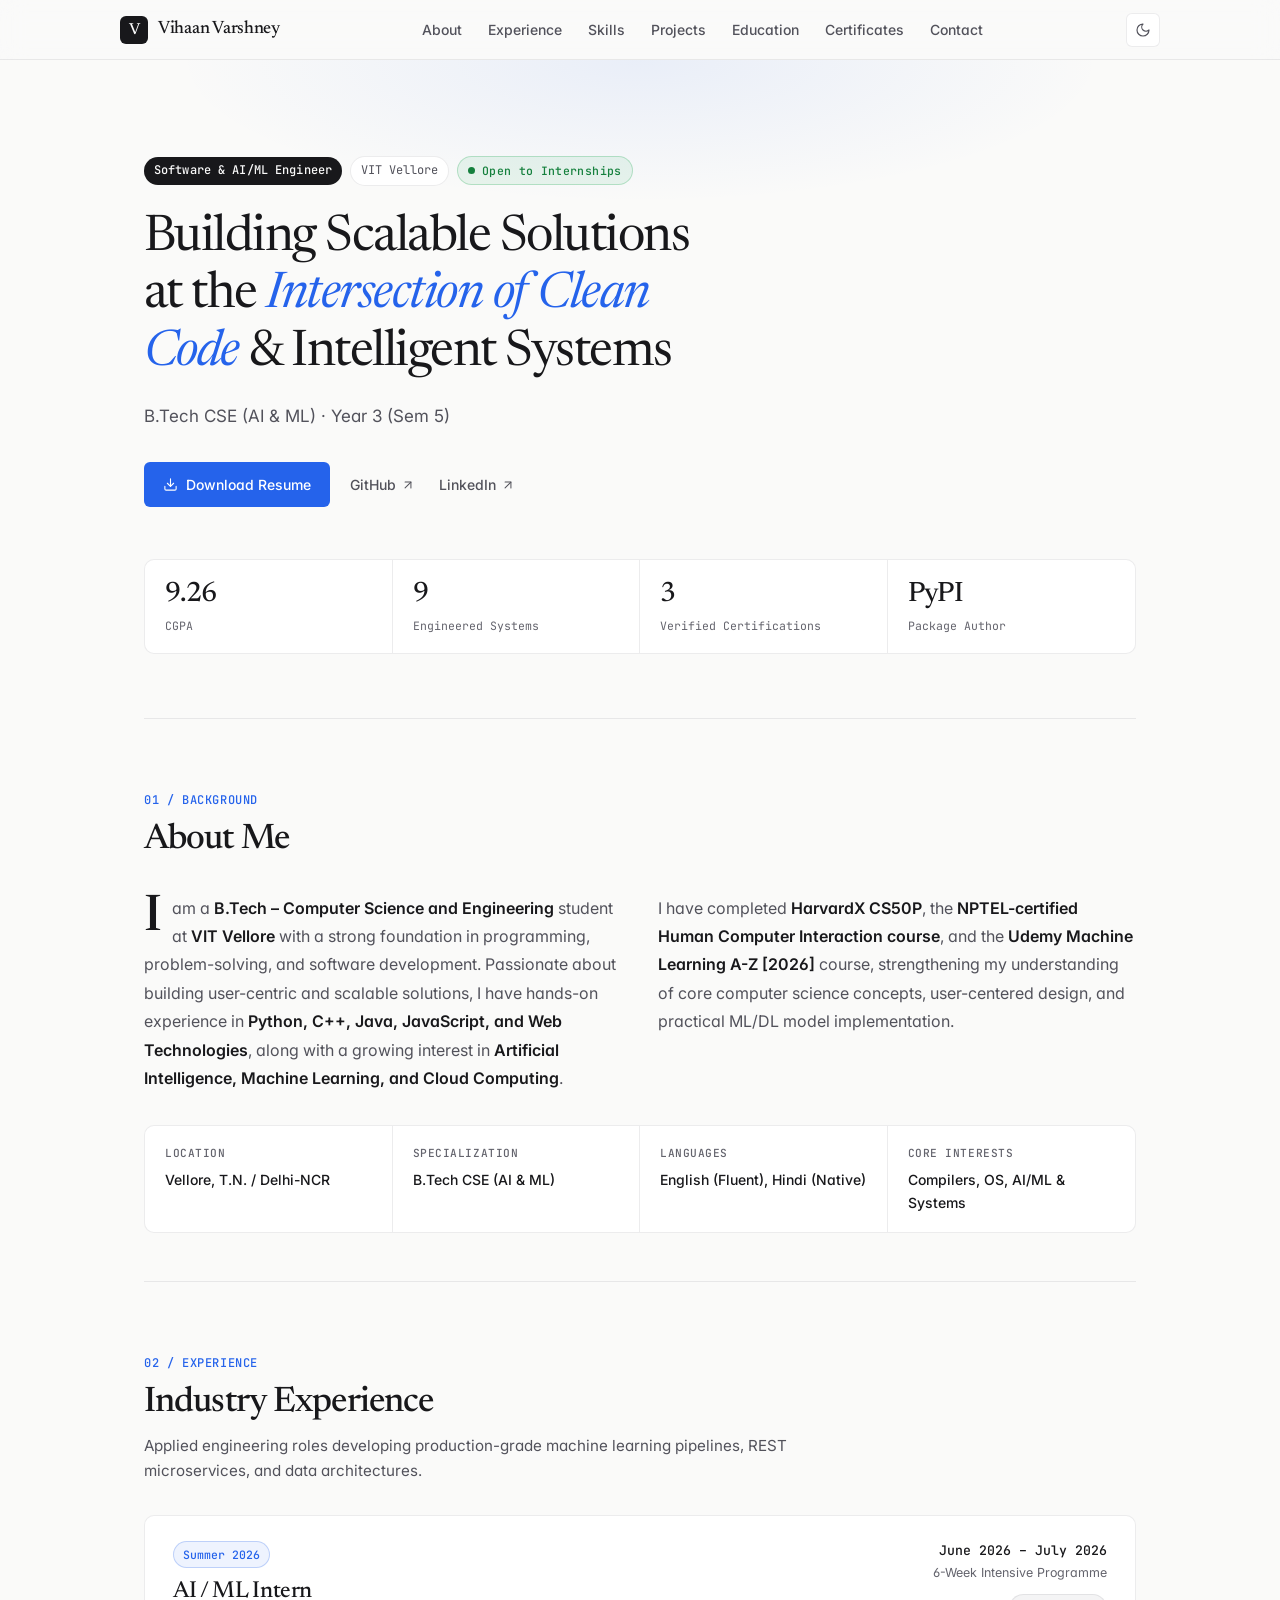
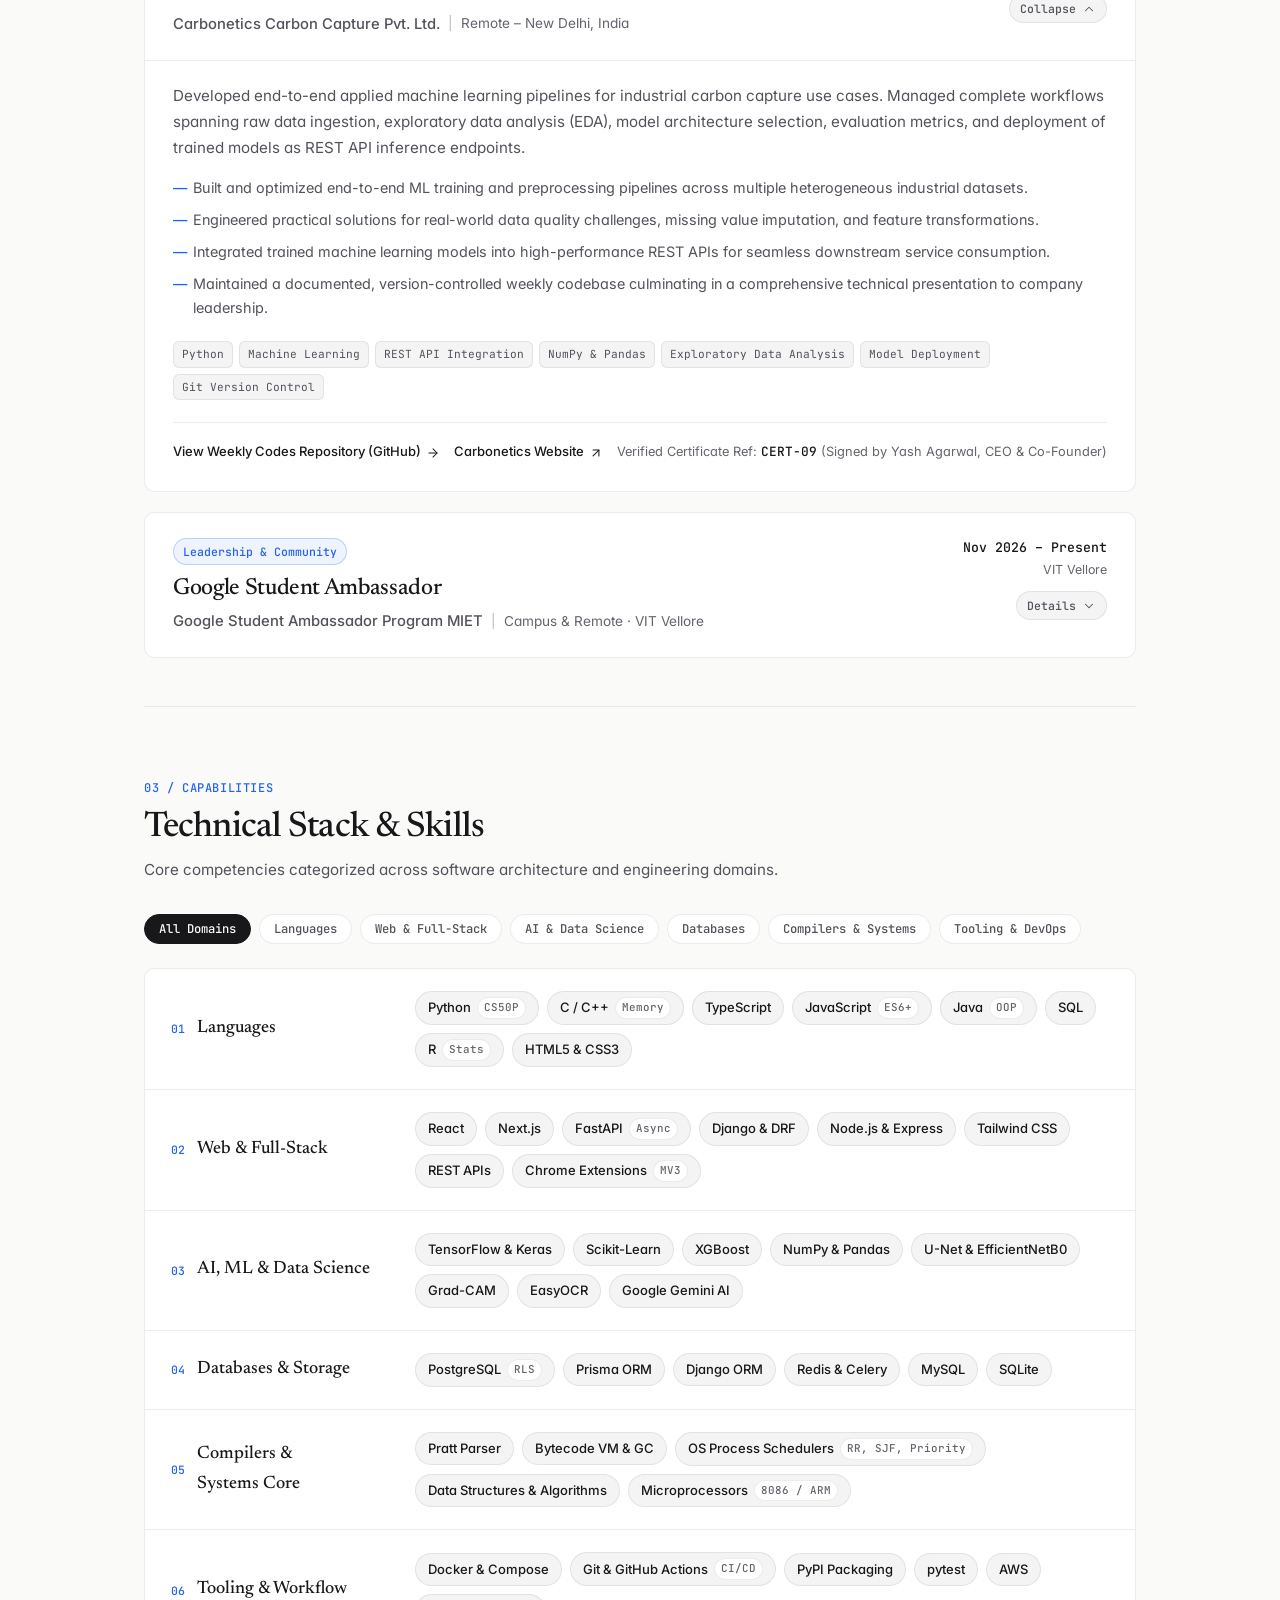
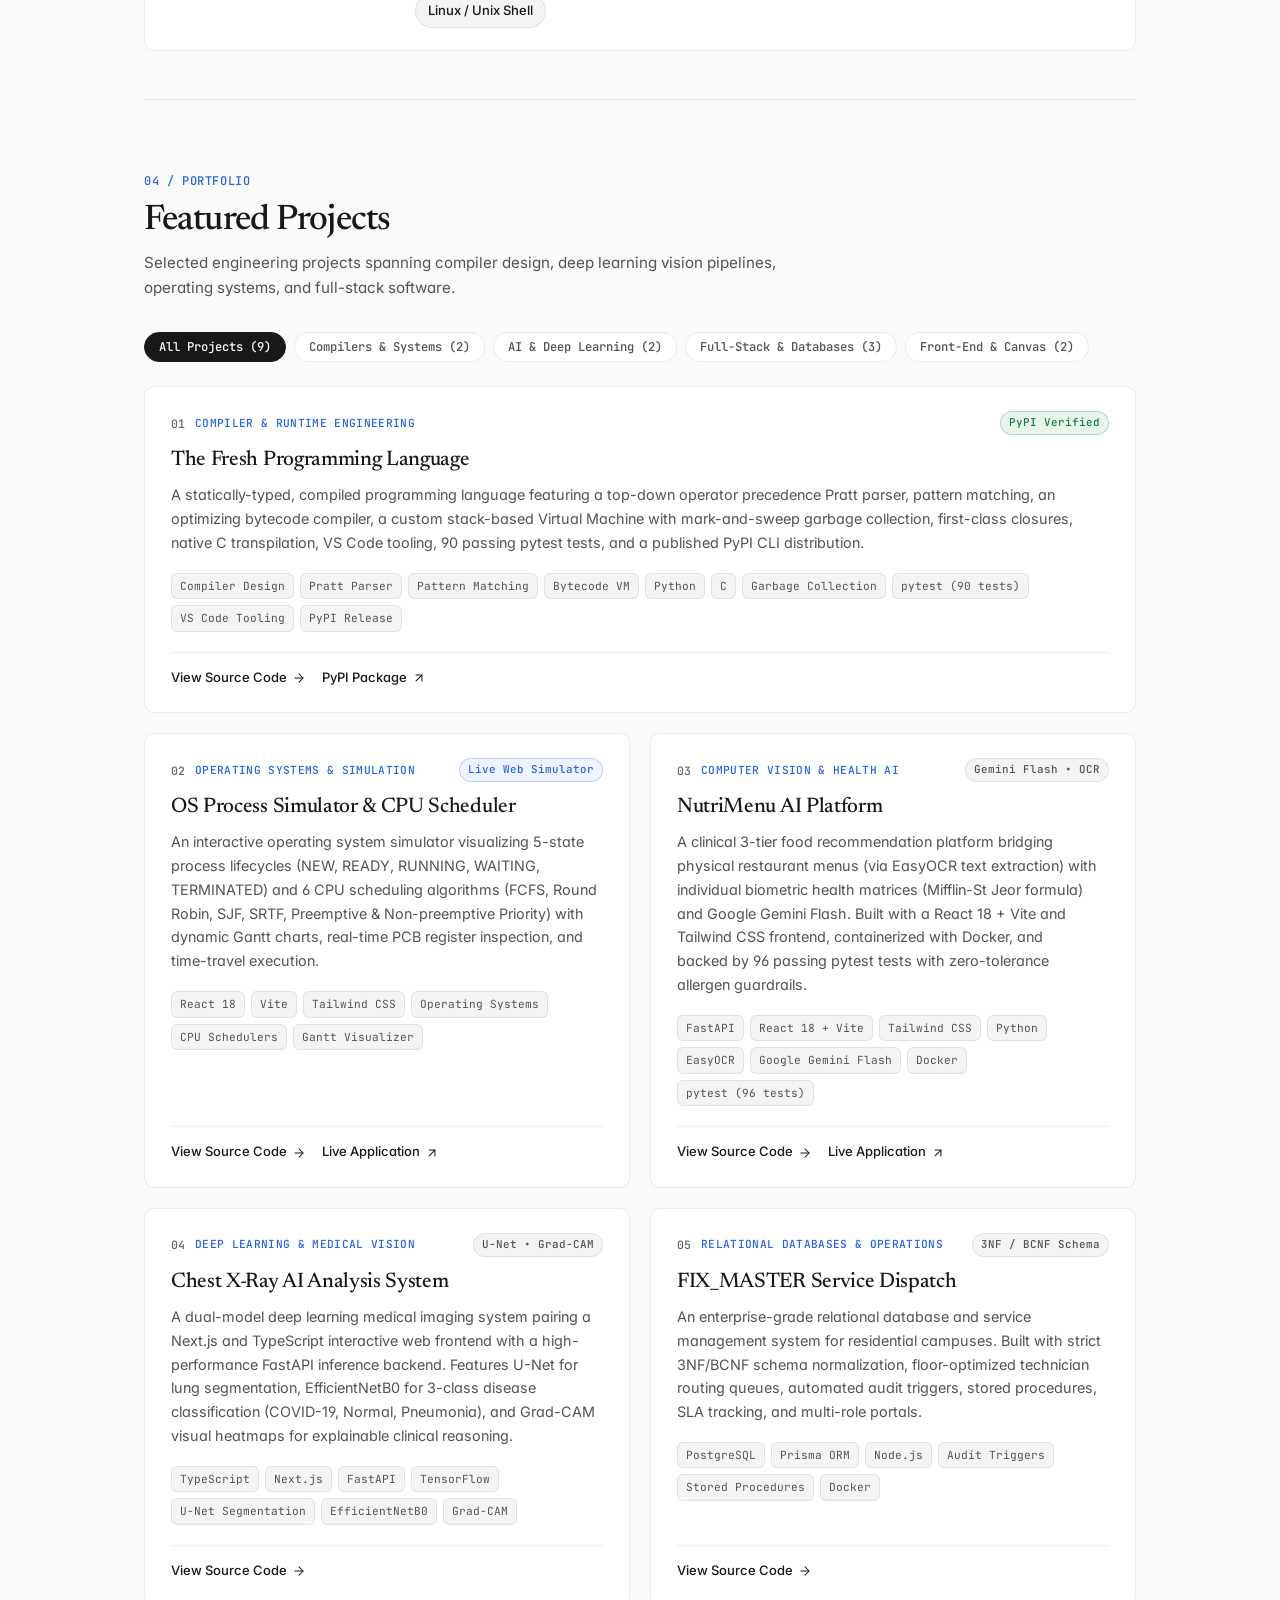
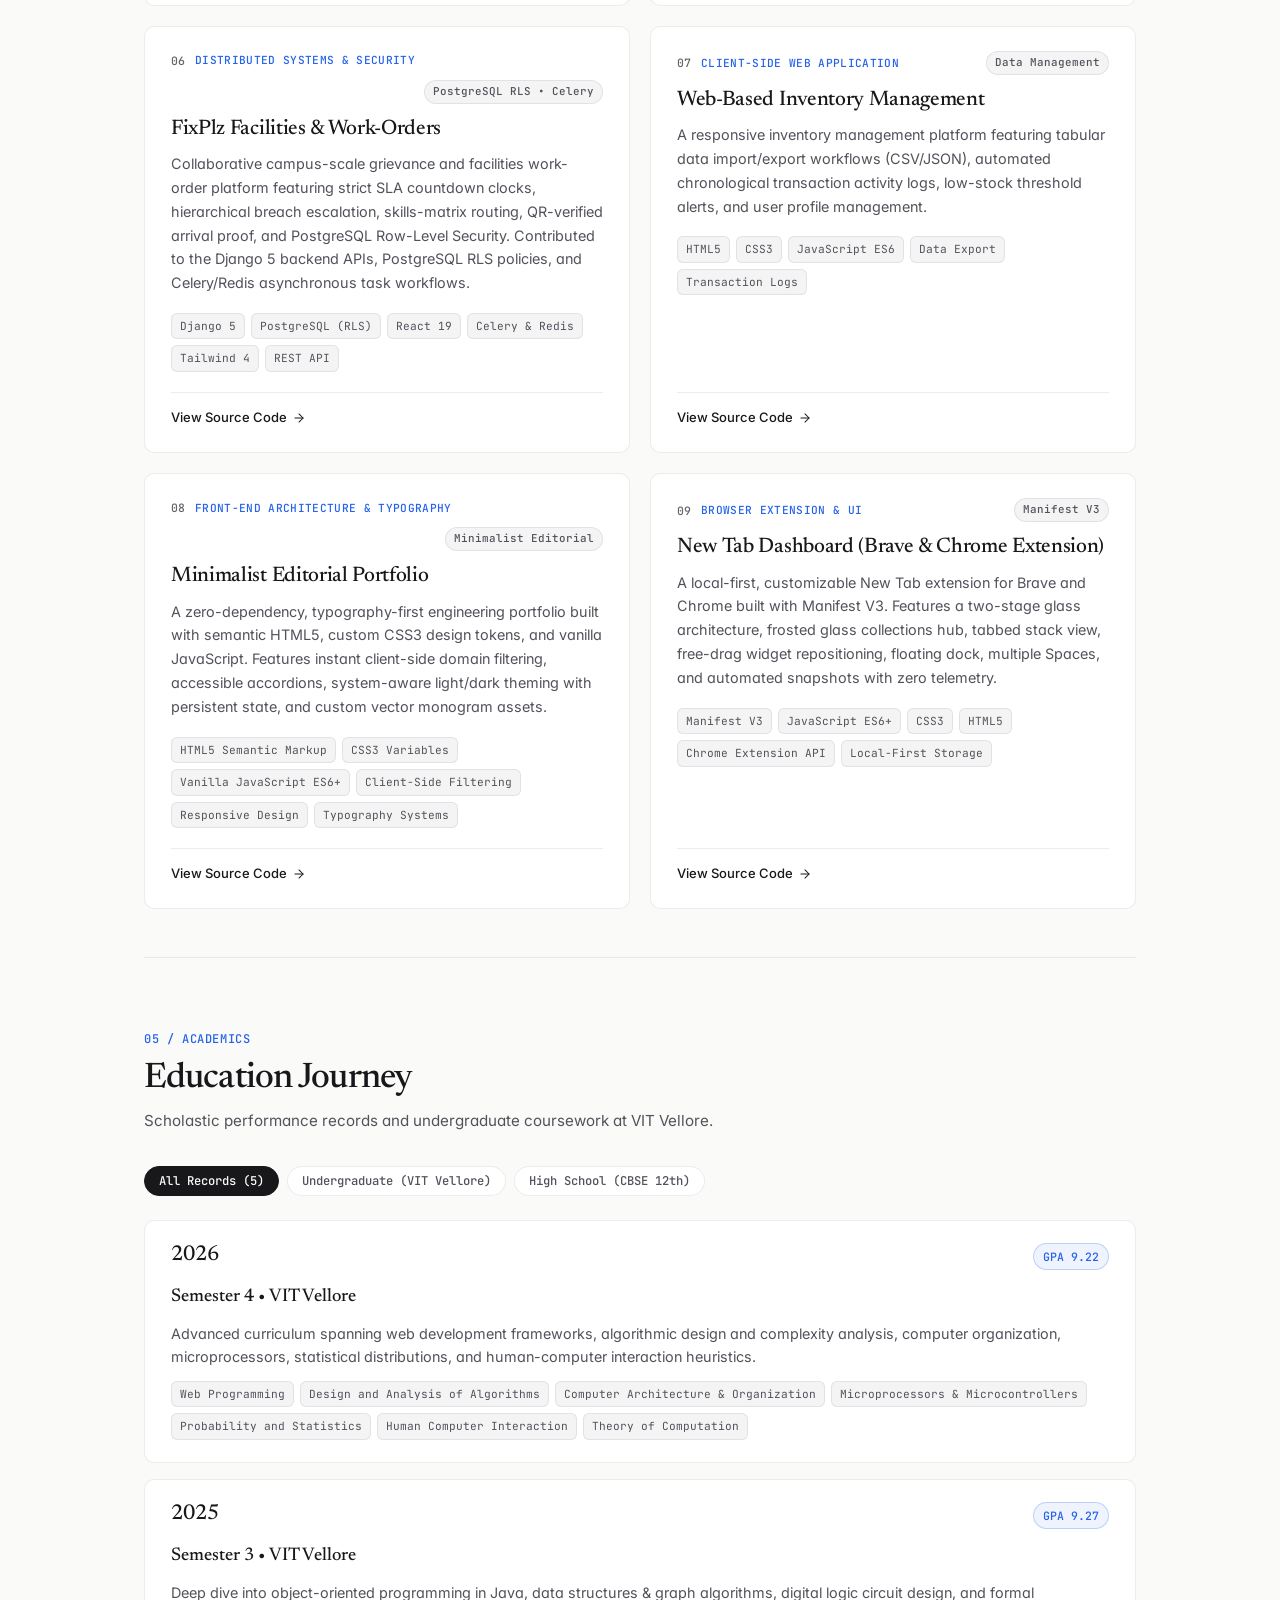
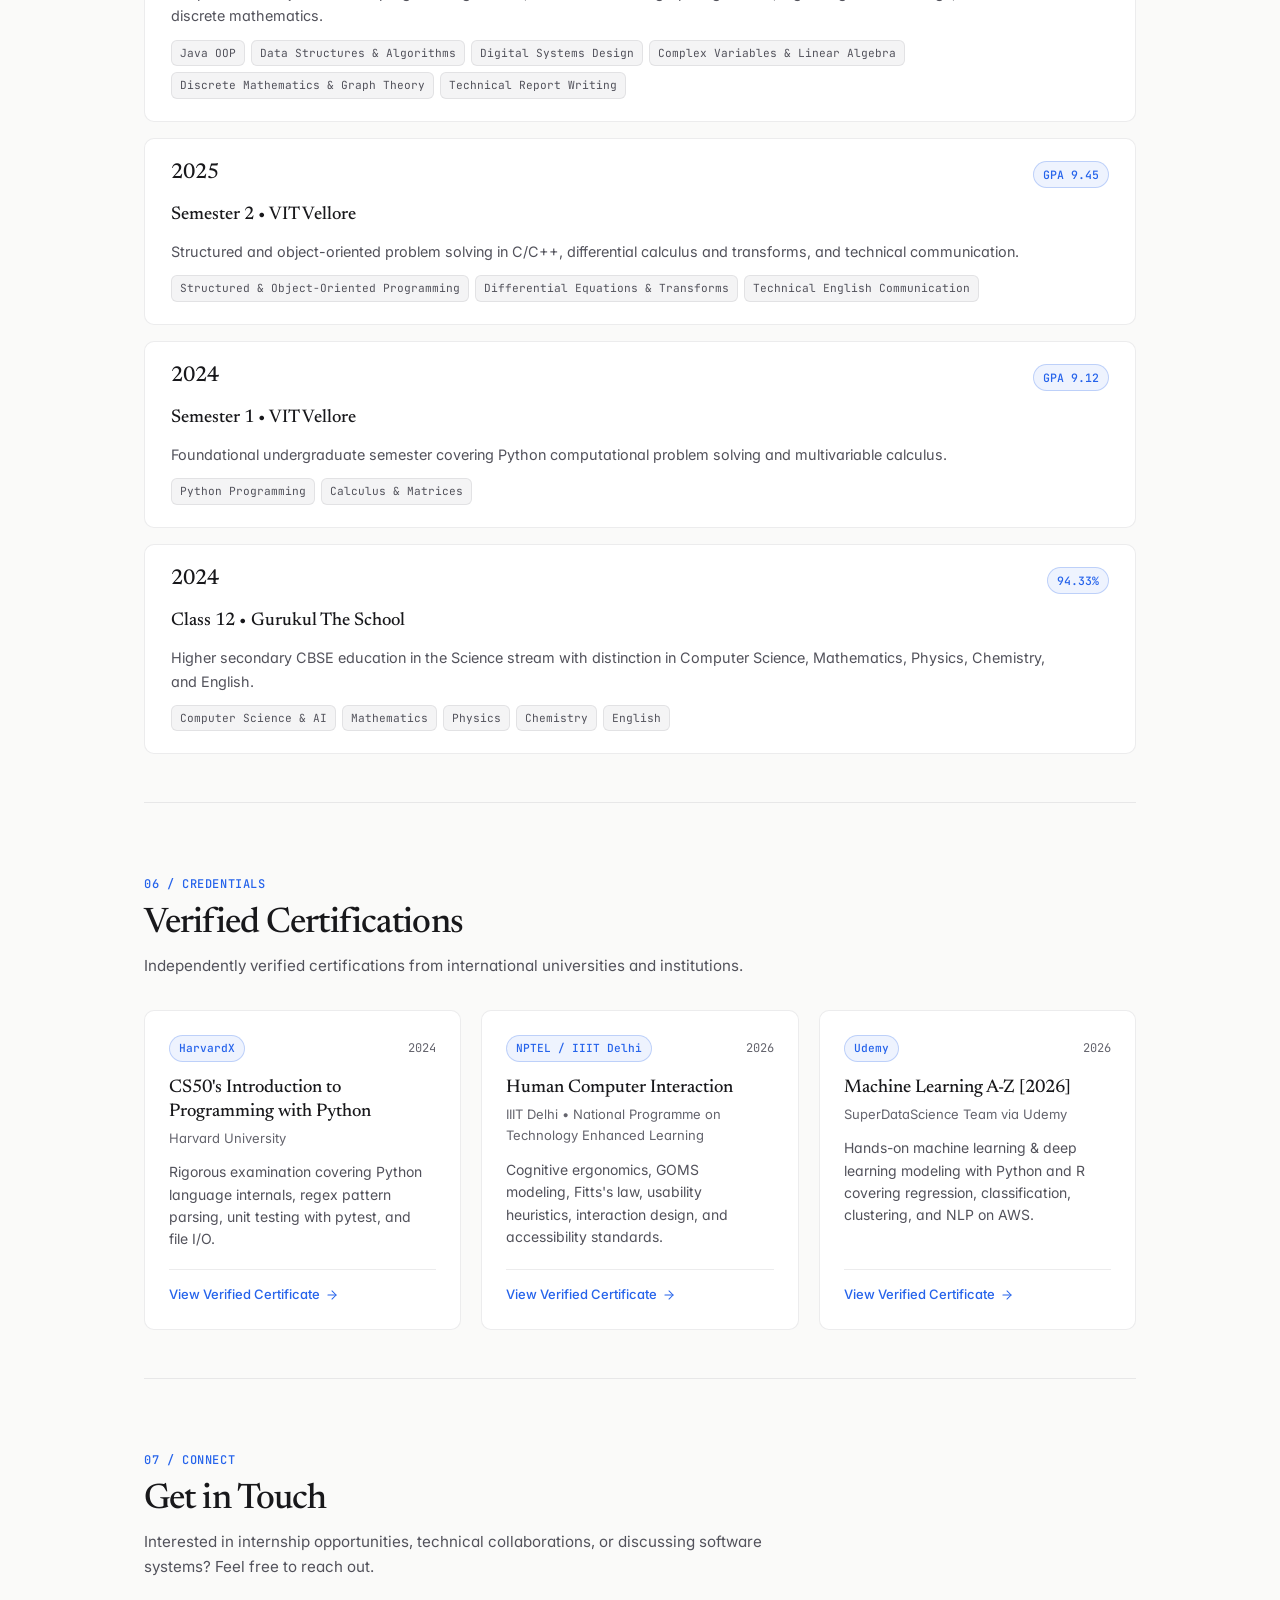
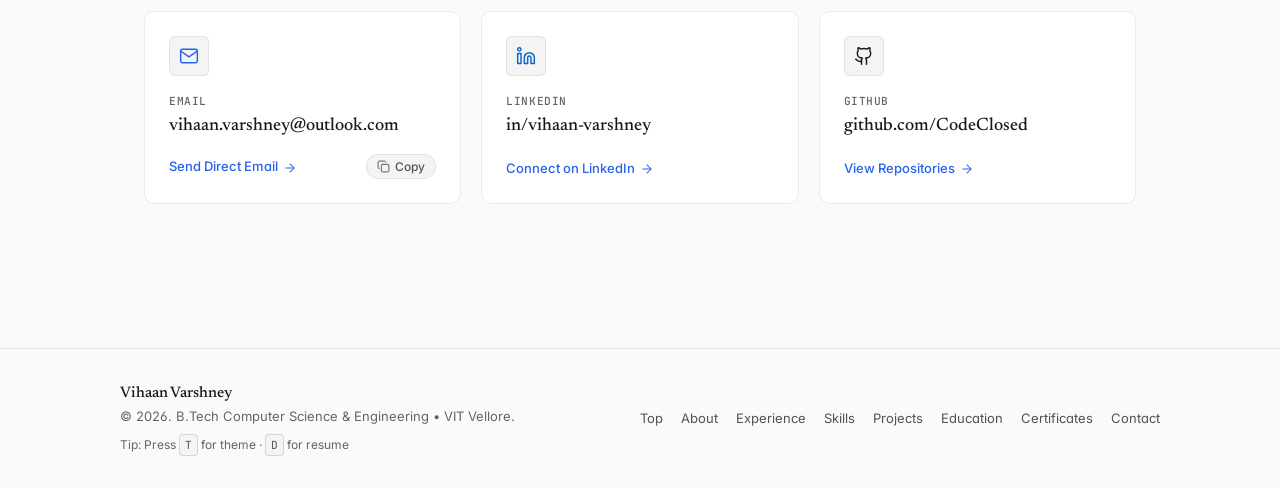
<file: index.html>
<!DOCTYPE html>
<html lang="en">

<head>
  <meta charset="UTF-8">
  <meta name="viewport" content="width=device-width, initial-scale=1.0">
  <title>Vihaan Varshney &mdash; Software &amp; AI/ML Engineer</title>
  <meta name="description"
    content="Personal portfolio of Vihaan Varshney, B.Tech CSE student at VIT Vellore. Highlighting compiler engineering, machine learning pipelines, operating system simulations, and full-stack software development.">
  <meta name="author" content="Vihaan Varshney">
  <meta name="theme-color" content="#fafaf9">
  <link rel="canonical" href="https://vihaanvarshney.com/">

  <!-- Open Graph / Twitter Metadata -->
  <meta property="og:type" content="website">
  <meta property="og:url" content="https://vihaanvarshney.com/">
  <meta property="og:site_name" content="Vihaan Varshney">
  <meta property="og:title" content="Vihaan Varshney &mdash; Software &amp; AI/ML Engineer">
  <meta property="og:description"
    content="Personal portfolio of Vihaan Varshney, B.Tech CSE student at VIT Vellore. Highlighting compiler engineering, machine learning pipelines, operating system simulations, and full-stack software development.">
  <meta property="og:image" content="https://vihaanvarshney.com/og-image.png">
  <meta name="twitter:card" content="summary_large_image">
  <meta name="twitter:title" content="Vihaan Varshney &mdash; Software &amp; AI/ML Engineer">
  <meta name="twitter:description"
    content="Personal portfolio of Vihaan Varshney, B.Tech CSE student at VIT Vellore. Highlighting compiler engineering, machine learning pipelines, operating system simulations, and full-stack software development.">
  <meta name="twitter:image" content="https://vihaanvarshney.com/og-image.png">

  <!-- Prevent theme flash before stylesheet loads -->
  <script>
    (function () {
      try {
        var saved = localStorage.getItem('vv_editorial_theme');
        var theme = saved || (window.matchMedia('(prefers-color-scheme: dark)').matches ? 'dark' : 'light');
        document.documentElement.setAttribute('data-theme', theme);
        var meta = document.querySelector('meta[name="theme-color"]');
        if (meta) meta.setAttribute('content', theme === 'dark' ? '#09090b' : '#fafaf9');
      } catch (e) {
        document.documentElement.setAttribute('data-theme', 'light');
      }
    })();
  </script>

  <!-- Preconnect to Google Fonts -->
  <link rel="preconnect" href="https://fonts.googleapis.com">
  <link rel="preconnect" href="https://fonts.gstatic.com" crossorigin>
  <link
    href="https://fonts.googleapis.com/css2?family=Inter:wght@400;500;600&family=JetBrains+Mono:wght@400;500&family=Newsreader:ital,opsz,wght@0,6..72,400..500;1,6..72,400&display=swap"
    rel="stylesheet">

  <link rel="icon" type="image/svg+xml" href="favicon/favicon.svg">
  <link rel="icon" type="image/x-icon" href="favicon/favicon.ico">
  <link rel="icon" type="image/png" sizes="32x32" href="favicon/favicon-32x32.png">
  <link rel="icon" type="image/png" sizes="16x16" href="favicon/favicon-16x16.png">
  <link rel="apple-touch-icon" href="favicon/apple-touch-icon.png">
  <link rel="manifest" href="favicon/site.webmanifest">

  <link rel="stylesheet" href="styles.css?v=4.0">

  <script type="application/ld+json">
    {
      "@context": "https://schema.org",
      "@type": "Person",
      "name": "Vihaan Varshney",
      "jobTitle": "Software & AI/ML Engineer",
      "url": "https://vihaanvarshney.com/",
      "email": "mailto:vihaan.varshney@outlook.com",
      "affiliation": {
        "@type": "CollegeOrUniversity",
        "name": "VIT Vellore"
      },
      "knowsAbout": [
        "Software Engineering",
        "Machine Learning",
        "Artificial Intelligence",
        "Compiler Design",
        "Python",
        "C++",
        "TypeScript",
        "React",
        "FastAPI",
        "PostgreSQL"
      ],
      "sameAs": [
        "https://github.com/CodeClosed",
        "https://www.linkedin.com/in/vihaan-varshney/"
      ]
    }
  </script>

  <script src="script.js?v=4.0" defer></script>
</head>

<body>
  <a href="#main-content" class="skip-link">Skip to main content</a>

  <!-- Clean Editorial Header Navigation -->
  <header class="site-header">
    <div class="header-inner">
      <a href="#home" class="site-logo">
        <span class="logo-mark" aria-hidden="true">V</span>
        <span class="logo-name">Vihaan Varshney</span>
      </a>

      <nav class="site-nav" aria-label="Main Navigation">
        <ul class="nav-links">
          <li><a href="#about" class="nav-link">About</a></li>
          <li><a href="#experience" class="nav-link">Experience</a></li>
          <li><a href="#skills" class="nav-link">Skills</a></li>
          <li><a href="#projects" class="nav-link">Projects</a></li>
          <li><a href="#education" class="nav-link">Education</a></li>
          <li><a href="#certifications" class="nav-link">Certificates</a></li>
          <li><a href="#contact" class="nav-link">Contact</a></li>
        </ul>
      </nav>

      <div class="header-actions">
        <button id="themeToggle" type="button" class="theme-btn" aria-label="Toggle theme" aria-pressed="false" title="Toggle theme">
          <svg class="theme-icon sun-icon" width="16" height="16" viewBox="0 0 24 24" fill="none" stroke="currentColor" stroke-width="1.75" stroke-linecap="round" stroke-linejoin="round" aria-hidden="true">
            <circle cx="12" cy="12" r="4"></circle>
            <path d="M12 2v2"></path>
            <path d="M12 20v2"></path>
            <path d="m4.93 4.93 1.41 1.41"></path>
            <path d="m17.66 17.66 1.41 1.41"></path>
            <path d="M2 12h2"></path>
            <path d="M20 12h2"></path>
            <path d="m6.34 17.66-1.41 1.41"></path>
            <path d="m19.07 4.93-1.41 1.41"></path>
          </svg>
          <svg class="theme-icon moon-icon" width="16" height="16" viewBox="0 0 24 24" fill="none" stroke="currentColor" stroke-width="1.75" stroke-linecap="round" stroke-linejoin="round" aria-hidden="true">
            <path d="M12 3a6 6 0 0 0 9 9 9 9 0 1 1-9-9Z"></path>
          </svg>
        </button>
        <button id="mobileNavToggle" type="button" class="mobile-toggle" aria-label="Toggle navigation menu" aria-expanded="false" aria-controls="mobileMenu">
          <span aria-hidden="true"></span>
          <span aria-hidden="true"></span>
          <span aria-hidden="true"></span>
        </button>
      </div>
    </div>
  </header>

  <!-- Mobile Navigation Overlay -->
  <div id="mobileMenu" class="mobile-menu" aria-hidden="true" inert>
    <ul class="mobile-nav-list">
      <li><a href="#about" class="mobile-nav-link">About</a></li>
      <li><a href="#experience" class="mobile-nav-link">Experience</a></li>
      <li><a href="#skills" class="mobile-nav-link">Skills &amp; Technologies</a></li>
      <li><a href="#projects" class="mobile-nav-link">Featured Projects</a></li>
      <li><a href="#education" class="mobile-nav-link">Education Journey</a></li>
      <li><a href="#certifications" class="mobile-nav-link">Verified Certifications</a></li>
      <li><a href="#contact" class="mobile-nav-link">Contact &amp; Links</a></li>
    </ul>
  </div>

  <main id="main-content" class="main-layout">

    <!-- ========================================= -->
    <!-- 1. HERO SECTION (Pure Editorial & Authoritative) -->
    <!-- ========================================= -->
    <section id="home" class="hero-section">
      <div class="hero-eyebrow">
        <span class="badge-accent">Software &amp; AI/ML Engineer</span>
        <span class="badge-subtle">VIT Vellore</span>
        <span class="badge-availability"><span class="status-dot" aria-hidden="true"></span>Open to Internships</span>
      </div>

      <h1 class="hero-title">
        Building Scalable Solutions at the <em class="serif-highlight">Intersection of Clean Code</em> &amp; Intelligent Systems
      </h1>

      <p class="hero-lead">
        B.Tech CSE (AI &amp; ML) &middot; Year 3 (Sem 5)
      </p>

      <div class="hero-actions">
        <a href="Resume.pdf" download="Vihaan_Varshney_Resume.pdf" class="btn-primary">
          <svg class="lucide-icon" width="15" height="15" viewBox="0 0 24 24" fill="none" stroke="currentColor" stroke-width="1.75" stroke-linecap="round" stroke-linejoin="round" aria-hidden="true"><path d="M21 15v4a2 2 0 0 1-2 2H5a2 2 0 0 1-2-2v-4"/><polyline points="7 10 12 15 17 10"/><line x1="12" x2="12" y1="15" y2="3"/></svg>
          <span>Download Resume</span>
        </a>
        <a href="https://github.com/CodeClosed" target="_blank" rel="noopener noreferrer" class="btn-link">
          <span>GitHub</span>
          <svg class="lucide-icon external-icon" width="14" height="14" viewBox="0 0 24 24" fill="none" stroke="currentColor" stroke-width="1.75" stroke-linecap="round" stroke-linejoin="round" aria-hidden="true"><path d="M7 7h10v10"/><path d="M7 17 17 7"/></svg>
        </a>
        <a href="https://www.linkedin.com/in/vihaan-varshney/" target="_blank" rel="noopener noreferrer" class="btn-link">
          <span>LinkedIn</span>
          <svg class="lucide-icon external-icon" width="14" height="14" viewBox="0 0 24 24" fill="none" stroke="currentColor" stroke-width="1.75" stroke-linecap="round" stroke-linejoin="round" aria-hidden="true"><path d="M7 7h10v10"/><path d="M7 17 17 7"/></svg>
        </a>
      </div>

      <!-- Clean Highlight Metrics -->
      <div class="hero-metrics-bar">
        <div class="metric-item">
          <div class="metric-value">9.26</div>
          <div class="metric-label">CGPA</div>
        </div>
        <div class="metric-item">
          <div class="metric-value">9</div>
          <div class="metric-label">Engineered Systems</div>
        </div>
        <div class="metric-item">
          <div class="metric-value">3</div>
          <div class="metric-label">Verified Certifications</div>
        </div>
        <div class="metric-item">
          <div class="metric-value">PyPI</div>
          <div class="metric-label">Package Author</div>
        </div>
      </div>
    </section>

    <!-- ========================================= -->
    <!-- 2. ABOUT & BACKGROUND -->
    <!-- ========================================= -->
    <section id="about" class="content-section">
      <div class="section-heading-group">
        <div class="section-tag">01 / Background</div>
        <h2 class="section-heading">About Me</h2>
      </div>

      <div class="editorial-prose">
        <p>
          I am a <span class="editorial-highlight">B.Tech &ndash; Computer Science and Engineering</span> student at <span class="editorial-highlight">VIT Vellore</span> with a strong foundation in programming, problem-solving, and software development. Passionate about building user-centric and scalable solutions, I have hands-on experience in <span class="editorial-highlight">Python, C++, Java, JavaScript, and Web Technologies</span>, along with a growing interest in <span class="editorial-highlight">Artificial Intelligence, Machine Learning, and Cloud Computing</span>.
        </p>
        <p>
          I have completed <span class="editorial-highlight">HarvardX CS50P</span>, the <span class="editorial-highlight">NPTEL-certified Human Computer Interaction course</span>, and the <span class="editorial-highlight">Udemy Machine Learning A-Z [2026]</span> course, strengthening my understanding of core computer science concepts, user-centered design, and practical ML/DL model implementation.
        </p>
      </div>

      <div class="about-dossier-row">
        <dl class="about-dossier-grid">
          <div class="dossier-entry">
            <dt>Location</dt>
            <dd>Vellore, T.N. / Delhi-NCR</dd>
          </div>
          <div class="dossier-entry">
            <dt>Specialization</dt>
            <dd>B.Tech CSE (AI &amp; ML)</dd>
          </div>
          <div class="dossier-entry">
            <dt>Languages</dt>
            <dd>English (Fluent), <span class="nowrap-text">Hindi&nbsp;(Native)</span></dd>
          </div>
          <div class="dossier-entry">
            <dt>Core Interests</dt>
            <dd>Compilers, OS, AI/ML &amp; Systems</dd>
          </div>
        </dl>
      </div>
    </section>

    <!-- ========================================= -->
    <!-- 3. INDUSTRY EXPERIENCE -->
    <!-- ========================================= -->
    <section id="experience" class="content-section">
      <div class="section-heading-group">
        <div class="section-tag">02 / Experience</div>
        <h2 class="section-heading">Industry Experience</h2>
        <p class="section-subheading">Applied engineering roles developing production-grade machine learning pipelines, REST microservices, and data architectures.</p>
      </div>

      <div class="experience-editorial-list">
        <details class="experience-accordion" open>
          <summary class="exp-accordion-header">
            <div class="exp-header-main">
              <div class="exp-role-meta">
                <span class="exp-badge">Summer 2026</span>
                <h3 class="exp-title">AI / ML Intern</h3>
                <div class="exp-company">
                  <span>Carbonetics Carbon Capture Pvt. Ltd.</span>
                  <span class="exp-sep" aria-hidden="true">|</span>
                  <span class="exp-location">Remote &ndash; New Delhi, India</span>
                </div>
              </div>
              <div class="exp-meta-right">
                <div class="exp-period">
                  <span class="period-dates">June 2026 &ndash; July 2026</span>
                  <span class="period-duration">6-Week Intensive Programme</span>
                </div>
                <div class="exp-toggle-indicator" aria-hidden="true">
                  <span class="toggle-text">Collapse</span>
                  <svg class="lucide-icon toggle-icon" width="14" height="14" viewBox="0 0 24 24" fill="none" stroke="currentColor" stroke-width="1.75" stroke-linecap="round" stroke-linejoin="round"><path d="m6 9 6 6 6-6"/></svg>
                </div>
              </div>
            </div>
          </summary>

          <div class="exp-accordion-body">
            <p class="exp-summary">
              Developed end-to-end applied machine learning pipelines for industrial carbon capture use cases. Managed complete workflows spanning raw data ingestion, exploratory data analysis (EDA), model architecture selection, evaluation metrics, and deployment of trained models as REST API inference endpoints.
            </p>
            <ul class="exp-highlights-list">
              <li>Built and optimized end-to-end ML training and preprocessing pipelines across multiple heterogeneous industrial datasets.</li>
              <li>Engineered practical solutions for real-world data quality challenges, missing value imputation, and feature transformations.</li>
              <li>Integrated trained machine learning models into high-performance REST APIs for seamless downstream service consumption.</li>
              <li>Maintained a documented, version-controlled weekly codebase culminating in a comprehensive technical presentation to company leadership.</li>
            </ul>

            <div class="exp-tech-stack">
              <span class="stack-tag">Python</span>
              <span class="stack-tag">Machine Learning</span>
              <span class="stack-tag">REST API Integration</span>
              <span class="stack-tag">NumPy &amp; Pandas</span>
              <span class="stack-tag">Exploratory Data Analysis</span>
              <span class="stack-tag">Model Deployment</span>
              <span class="stack-tag">Git Version Control</span>
            </div>

            <div class="exp-footer-links">
              <a href="https://github.com/CodeClosed/Carbonetics_internship_weekly_codes" target="_blank" rel="noopener noreferrer" class="link-action">
                <span>View Weekly Codes Repository (GitHub)</span>
                <span class="arrow" aria-hidden="true"><svg class="lucide-icon" width="14" height="14" viewBox="0 0 24 24" fill="none" stroke="currentColor" stroke-width="1.75" stroke-linecap="round" stroke-linejoin="round"><path d="M5 12h14"/><path d="m12 5 7 7-7 7"/></svg></span>
              </a>
              <a href="https://www.carbonetics.cc" target="_blank" rel="noopener noreferrer" class="link-action">
                <span>Carbonetics Website</span>
                <span class="external-icon" aria-hidden="true"><svg class="lucide-icon" width="14" height="14" viewBox="0 0 24 24" fill="none" stroke="currentColor" stroke-width="1.75" stroke-linecap="round" stroke-linejoin="round"><path d="M7 7h10v10"/><path d="M7 17 17 7"/></svg></span>
              </a>
              <span class="cert-reference">Verified Certificate Ref: <strong>CERT-09</strong> (Signed by Yash Agarwal, CEO &amp; Co-Founder)</span>
            </div>
          </div>
        </details>

        <details class="experience-accordion">
          <summary class="exp-accordion-header">
            <div class="exp-header-main">
              <div class="exp-role-meta">
                <span class="exp-badge">Leadership &amp; Community</span>
                <h3 class="exp-title">Google Student Ambassador</h3>
                <div class="exp-company">
                  <span>Google Student Ambassador Program MIET</span>
                  <span class="exp-sep" aria-hidden="true">|</span>
                  <span class="exp-location">Campus &amp; Remote &middot; VIT Vellore</span>
                </div>
              </div>
              <div class="exp-meta-right">
                <div class="exp-period">
                  <span class="period-dates">Nov 2026 &ndash; Present</span>
                  <span class="period-duration">VIT Vellore</span>
                </div>
                <div class="exp-toggle-indicator" aria-hidden="true">
                  <span class="toggle-text">Details</span>
                  <svg class="lucide-icon toggle-icon" width="14" height="14" viewBox="0 0 24 24" fill="none" stroke="currentColor" stroke-width="1.75" stroke-linecap="round" stroke-linejoin="round"><path d="m6 9 6 6 6-6"/></svg>
                </div>
              </div>
            </div>
          </summary>

          <div class="exp-accordion-body">
            <p class="exp-summary">
              Selected as a Google Student Ambassador for 2026, representing Google and its Gemini ecosystem at VIT Vellore as part of Google's nationwide student-leader community.
            </p>
            <ul class="exp-highlights-list">
              <li>Represent Google and its Gemini ecosystem at VIT Vellore.</li>
              <li>Promote awareness and adoption of AI technologies among students.</li>
              <li>Engage with the campus community through technology initiatives and program activities.</li>
              <li>Explore and showcase the potential of Google's AI tools and emerging technologies.</li>
              <li>Connect with fellow student ambassadors and contribute to a growing AI-driven student community.</li>
            </ul>

            <div class="exp-tech-stack">
              <span class="stack-tag">Artificial Intelligence (AI)</span>
              <span class="stack-tag">Generative AI</span>
              <span class="stack-tag">Leadership</span>
              <span class="stack-tag">Community Building</span>
              <span class="stack-tag">Communication</span>
            </div>
          </div>
        </details>
      </div>
    </section>

    <!-- ========================================= -->
    <!-- 4. TECHNICAL SKILLS BLUEPRINT -->
    <!-- ========================================= -->
    <section id="skills" class="content-section">
      <div class="section-heading-group">
        <div class="section-tag">03 / Capabilities</div>
        <h2 class="section-heading">Technical Stack &amp; Skills</h2>
        <p class="section-subheading">Core competencies categorized across software architecture and engineering domains.</p>
      </div>

      <div class="filter-pills-bar" data-filter-group="skills" role="group" aria-label="Filter skills by domain">
        <button type="button" class="filter-pill-btn active" data-filter="all" aria-pressed="true">All Domains</button>
        <button type="button" class="filter-pill-btn" data-filter="languages" aria-pressed="false">Languages</button>
        <button type="button" class="filter-pill-btn" data-filter="web" aria-pressed="false">Web &amp; Full-Stack</button>
        <button type="button" class="filter-pill-btn" data-filter="ai" aria-pressed="false">AI &amp; Data Science</button>
        <button type="button" class="filter-pill-btn" data-filter="databases" aria-pressed="false">Databases</button>
        <button type="button" class="filter-pill-btn" data-filter="compilers" aria-pressed="false">Compilers &amp; Systems</button>
        <button type="button" class="filter-pill-btn" data-filter="tooling" aria-pressed="false">Tooling &amp; DevOps</button>
      </div>
      <div class="sr-only filter-status" aria-live="polite" id="skillsFilterStatus" data-filter-status="skills"></div>

      <div class="skills-cloud-layout">

        <!-- 1. Languages -->
        <div class="skill-category-row" data-category="languages">
          <div class="category-meta">
            <span class="category-index">01</span>
            <h3 class="category-name">Languages</h3>
          </div>
          <div class="pill-cloud">
            <span class="skill-pill">Python <small>CS50P</small></span>
            <span class="skill-pill">C / C++ <small>Memory</small></span>
            <span class="skill-pill">TypeScript</span>
            <span class="skill-pill">JavaScript <small>ES6+</small></span>
            <span class="skill-pill">Java <small>OOP</small></span>
            <span class="skill-pill">SQL</span>
            <span class="skill-pill">R <small>Stats</small></span>
            <span class="skill-pill">HTML5 &amp; CSS3</span>
          </div>
        </div>

        <!-- 2. Full-Stack Web -->
        <div class="skill-category-row" data-category="web">
          <div class="category-meta">
            <span class="category-index">02</span>
            <h3 class="category-name">Web &amp; Full-Stack</h3>
          </div>
          <div class="pill-cloud">
            <span class="skill-pill">React</span>
            <span class="skill-pill">Next.js</span>
            <span class="skill-pill">FastAPI <small>Async</small></span>
            <span class="skill-pill">Django &amp; DRF</span>
            <span class="skill-pill">Node.js &amp; Express</span>
            <span class="skill-pill">Tailwind CSS</span>
            <span class="skill-pill">REST APIs</span>
            <span class="skill-pill">Chrome Extensions <small>MV3</small></span>
          </div>
        </div>

        <!-- 3. AI, ML & Data Science -->
        <div class="skill-category-row" data-category="ai">
          <div class="category-meta">
            <span class="category-index">03</span>
            <h3 class="category-name">AI, ML &amp; Data Science</h3>
          </div>
          <div class="pill-cloud">
            <span class="skill-pill">TensorFlow &amp; Keras</span>
            <span class="skill-pill">Scikit-Learn</span>
            <span class="skill-pill">XGBoost</span>
            <span class="skill-pill">NumPy &amp; Pandas</span>
            <span class="skill-pill">U-Net &amp; EfficientNetB0</span>
            <span class="skill-pill">Grad-CAM</span>
            <span class="skill-pill">EasyOCR</span>
            <span class="skill-pill">Google Gemini AI</span>
          </div>
        </div>

        <!-- 4. Databases & Systems Storage -->
        <div class="skill-category-row" data-category="databases">
          <div class="category-meta">
            <span class="category-index">04</span>
            <h3 class="category-name">Databases &amp; Storage</h3>
          </div>
          <div class="pill-cloud">
            <span class="skill-pill">PostgreSQL <small>RLS</small></span>
            <span class="skill-pill">Prisma ORM</span>
            <span class="skill-pill">Django ORM</span>
            <span class="skill-pill">Redis &amp; Celery</span>
            <span class="skill-pill">MySQL</span>
            <span class="skill-pill">SQLite</span>
          </div>
        </div>

        <!-- 5. Compilers, Kernel & Core CS -->
        <div class="skill-category-row" data-category="compilers">
          <div class="category-meta">
            <span class="category-index">05</span>
            <h3 class="category-name">Compilers &amp; Systems Core</h3>
          </div>
          <div class="pill-cloud">
            <span class="skill-pill">Pratt Parser</span>
            <span class="skill-pill">Bytecode VM &amp; GC</span>
            <span class="skill-pill">OS Process Schedulers <small>RR, SJF, Priority</small></span>
            <span class="skill-pill">Data Structures &amp; Algorithms</span>
            <span class="skill-pill">Microprocessors <small>8086 / ARM</small></span>
          </div>
        </div>

        <!-- 6. Tooling, DevOps & Workflow -->
        <div class="skill-category-row" data-category="tooling">
          <div class="category-meta">
            <span class="category-index">06</span>
            <h3 class="category-name">Tooling &amp; Workflow</h3>
          </div>
          <div class="pill-cloud">
            <span class="skill-pill">Docker &amp; Compose</span>
            <span class="skill-pill">Git &amp; GitHub Actions <small>CI/CD</small></span>
            <span class="skill-pill">PyPI Packaging</span>
            <span class="skill-pill">pytest</span>
            <span class="skill-pill">AWS</span>
            <span class="skill-pill">Linux / Unix Shell</span>
          </div>
        </div>

      </div>
    </section>

    <!-- ========================================= -->
    <!-- 5. FEATURED ENGINEERING PROJECTS -->
    <!-- ========================================= -->
    <section id="projects" class="content-section">
      <div class="section-heading-group">
        <div class="section-tag">04 / Portfolio</div>
        <h2 class="section-heading">Featured Projects</h2>
        <p class="section-subheading">Selected engineering projects spanning compiler design, deep learning vision pipelines, operating systems, and full-stack software.</p>
      </div>

      <div class="filter-pills-bar" data-filter-group="projects" role="group" aria-label="Filter projects by domain">
        <button type="button" class="filter-pill-btn active" data-filter="all" aria-pressed="true">All Projects (9)</button>
        <button type="button" class="filter-pill-btn" data-filter="compilers" aria-pressed="false">Compilers &amp; Systems (2)</button>
        <button type="button" class="filter-pill-btn" data-filter="ai" aria-pressed="false">AI &amp; Deep Learning (2)</button>
        <button type="button" class="filter-pill-btn" data-filter="fullstack" aria-pressed="false">Full-Stack &amp; Databases (3)</button>
        <button type="button" class="filter-pill-btn" data-filter="frontend" aria-pressed="false">Front-End &amp; Canvas (2)</button>
      </div>
      <div class="sr-only filter-status" aria-live="polite" id="projectsFilterStatus" data-filter-status="projects"></div>

      <div class="projects-editorial-list">

        <!-- Project 1: Fresh Lang -->
        <article class="project-editorial-item project-card-featured" data-category="compilers">
          <div class="project-meta-row">
            <span class="project-index">01</span>
            <span class="project-category">Compiler &amp; Runtime Engineering</span>
            <span class="badge-pill pill-green">PyPI Verified</span>
          </div>
          <h3 class="project-title">The Fresh Programming Language</h3>
          <p class="project-description">
            A statically-typed, compiled programming language featuring a top-down operator precedence Pratt parser, pattern matching, an optimizing bytecode compiler, a custom stack-based Virtual Machine with mark-and-sweep garbage collection, first-class closures, native C transpilation, VS Code tooling, 90 passing pytest tests, and a published PyPI CLI distribution.
          </p>
          <div class="project-stack">
            <span class="stack-tag">Compiler Design</span>
            <span class="stack-tag">Pratt Parser</span>
            <span class="stack-tag">Pattern Matching</span>
            <span class="stack-tag">Bytecode VM</span>
            <span class="stack-tag">Python</span>
            <span class="stack-tag">C</span>
            <span class="stack-tag">Garbage Collection</span>
            <span class="stack-tag">pytest (90 tests)</span>
            <span class="stack-tag">VS Code Tooling</span>
            <span class="stack-tag">PyPI Release</span>
          </div>
          <div class="project-links">
            <a href="https://github.com/CodeClosed/fresh-lang" target="_blank" rel="noopener noreferrer" class="link-action">
              <span>View Source Code</span>
              <span class="arrow" aria-hidden="true"><svg class="lucide-icon" width="14" height="14" viewBox="0 0 24 24" fill="none" stroke="currentColor" stroke-width="1.75" stroke-linecap="round" stroke-linejoin="round"><path d="M5 12h14"/><path d="m12 5 7 7-7 7"/></svg></span>
            </a>
            <a href="https://pypi.org/project/fresh-lang/" target="_blank" rel="noopener noreferrer" class="link-action">
              <span>PyPI Package</span>
              <span class="external-icon" aria-hidden="true"><svg class="lucide-icon" width="14" height="14" viewBox="0 0 24 24" fill="none" stroke="currentColor" stroke-width="1.75" stroke-linecap="round" stroke-linejoin="round"><path d="M7 7h10v10"/><path d="M7 17 17 7"/></svg></span>
            </a>
          </div>
        </article>

        <!-- Project 2: OS Simulator -->
        <article class="project-editorial-item" data-category="compilers">
          <div class="project-meta-row">
            <span class="project-index">02</span>
            <span class="project-category">Operating Systems &amp; Simulation</span>
            <span class="badge-pill pill-blue">Live Web Simulator</span>
          </div>
          <h3 class="project-title">OS Process Simulator &amp; CPU Scheduler</h3>
          <p class="project-description">
            An interactive operating system simulator visualizing 5-state process lifecycles (NEW, READY, RUNNING, WAITING, TERMINATED) and 6 CPU scheduling algorithms (FCFS, Round Robin, SJF, SRTF, Preemptive &amp; Non-preemptive Priority) with dynamic Gantt charts, real-time PCB register inspection, and time-travel execution.
          </p>
          <div class="project-stack">
            <span class="stack-tag">React 18</span>
            <span class="stack-tag">Vite</span>
            <span class="stack-tag">Tailwind CSS</span>
            <span class="stack-tag">Operating Systems</span>
            <span class="stack-tag">CPU Schedulers</span>
            <span class="stack-tag">Gantt Visualizer</span>
          </div>
          <div class="project-links">
            <a href="https://github.com/CodeClosed/OS-Project-PCB-State" target="_blank" rel="noopener noreferrer" class="link-action">
              <span>View Source Code</span>
              <span class="arrow" aria-hidden="true"><svg class="lucide-icon" width="14" height="14" viewBox="0 0 24 24" fill="none" stroke="currentColor" stroke-width="1.75" stroke-linecap="round" stroke-linejoin="round"><path d="M5 12h14"/><path d="m12 5 7 7-7 7"/></svg></span>
            </a>
            <a href="https://os-project-pcb-state.vercel.app" target="_blank" rel="noopener noreferrer" class="link-action">
              <span>Live Application</span>
              <span class="external-icon" aria-hidden="true"><svg class="lucide-icon" width="14" height="14" viewBox="0 0 24 24" fill="none" stroke="currentColor" stroke-width="1.75" stroke-linecap="round" stroke-linejoin="round"><path d="M7 7h10v10"/><path d="M7 17 17 7"/></svg></span>
            </a>
          </div>
        </article>

        <!-- Project 3: NutriMenu AI -->
        <article class="project-editorial-item" data-category="ai">
          <div class="project-meta-row">
            <span class="project-index">03</span>
            <span class="project-category">Computer Vision &amp; Health AI</span>
            <span class="badge-pill">Gemini Flash &bull; OCR</span>
          </div>
          <h3 class="project-title">NutriMenu AI Platform</h3>
          <p class="project-description">
            A clinical 3-tier food recommendation platform bridging physical restaurant menus (via EasyOCR text extraction) with individual biometric health matrices (Mifflin-St Jeor formula) and Google Gemini Flash. Built with a React 18 + Vite and Tailwind CSS frontend, containerized with Docker, and backed by 96 passing pytest tests with zero-tolerance allergen guardrails.
          </p>
          <div class="project-stack">
            <span class="stack-tag">FastAPI</span>
            <span class="stack-tag">React 18 + Vite</span>
            <span class="stack-tag">Tailwind CSS</span>
            <span class="stack-tag">Python</span>
            <span class="stack-tag">EasyOCR</span>
            <span class="stack-tag">Google Gemini Flash</span>
            <span class="stack-tag">Docker</span>
            <span class="stack-tag">pytest (96 tests)</span>
          </div>
          <div class="project-links">
            <a href="https://github.com/CodeClosed/AI-Project" target="_blank" rel="noopener noreferrer" class="link-action">
              <span>View Source Code</span>
              <span class="arrow" aria-hidden="true"><svg class="lucide-icon" width="14" height="14" viewBox="0 0 24 24" fill="none" stroke="currentColor" stroke-width="1.75" stroke-linecap="round" stroke-linejoin="round"><path d="M5 12h14"/><path d="m12 5 7 7-7 7"/></svg></span>
            </a>
            <a href="https://ai-project-vit-9baf.vercel.app" target="_blank" rel="noopener noreferrer" class="link-action">
              <span>Live Application</span>
              <span class="external-icon" aria-hidden="true"><svg class="lucide-icon" width="14" height="14" viewBox="0 0 24 24" fill="none" stroke="currentColor" stroke-width="1.75" stroke-linecap="round" stroke-linejoin="round"><path d="M7 7h10v10"/><path d="M7 17 17 7"/></svg></span>
            </a>
          </div>
        </article>

        <!-- Project 4: Chest X-Ray AI -->
        <article class="project-editorial-item" data-category="ai">
          <div class="project-meta-row">
            <span class="project-index">04</span>
            <span class="project-category">Deep Learning &amp; Medical Vision</span>
            <span class="badge-pill">U-Net &bull; Grad-CAM</span>
          </div>
          <h3 class="project-title">Chest X-Ray AI Analysis System</h3>
          <p class="project-description">
            A dual-model deep learning medical imaging system pairing a Next.js and TypeScript interactive web frontend with a high-performance FastAPI inference backend. Features U-Net for lung segmentation, EfficientNetB0 for 3-class disease classification (COVID-19, Normal, Pneumonia), and Grad-CAM visual heatmaps for explainable clinical reasoning.
          </p>
          <div class="project-stack">
            <span class="stack-tag">TypeScript</span>
            <span class="stack-tag">Next.js</span>
            <span class="stack-tag">FastAPI</span>
            <span class="stack-tag">TensorFlow</span>
            <span class="stack-tag">U-Net Segmentation</span>
            <span class="stack-tag">EfficientNetB0</span>
            <span class="stack-tag">Grad-CAM</span>
          </div>
          <div class="project-links">
            <a href="https://github.com/CodeClosed/Cloud-Project" target="_blank" rel="noopener noreferrer" class="link-action">
              <span>View Source Code</span>
              <span class="arrow" aria-hidden="true"><svg class="lucide-icon" width="14" height="14" viewBox="0 0 24 24" fill="none" stroke="currentColor" stroke-width="1.75" stroke-linecap="round" stroke-linejoin="round"><path d="M5 12h14"/><path d="m12 5 7 7-7 7"/></svg></span>
            </a>
          </div>
        </article>

        <!-- Project 5: FIX_MASTER -->
        <article class="project-editorial-item" data-category="fullstack">
          <div class="project-meta-row">
            <span class="project-index">05</span>
            <span class="project-category">Relational Databases &amp; Operations</span>
            <span class="badge-pill">3NF / BCNF Schema</span>
          </div>
          <h3 class="project-title">FIX_MASTER Service Dispatch</h3>
          <p class="project-description">
            An enterprise-grade relational database and service management system for residential campuses. Built with strict 3NF/BCNF schema normalization, floor-optimized technician routing queues, automated audit triggers, stored procedures, SLA tracking, and multi-role portals.
          </p>
          <div class="project-stack">
            <span class="stack-tag">PostgreSQL</span>
            <span class="stack-tag">Prisma ORM</span>
            <span class="stack-tag">Node.js</span>
            <span class="stack-tag">Audit Triggers</span>
            <span class="stack-tag">Stored Procedures</span>
            <span class="stack-tag">Docker</span>
          </div>
          <div class="project-links">
            <a href="https://github.com/CodeClosed/FIX_MASTER" target="_blank" rel="noopener noreferrer" class="link-action">
              <span>View Source Code</span>
              <span class="arrow" aria-hidden="true"><svg class="lucide-icon" width="14" height="14" viewBox="0 0 24 24" fill="none" stroke="currentColor" stroke-width="1.75" stroke-linecap="round" stroke-linejoin="round"><path d="M5 12h14"/><path d="m12 5 7 7-7 7"/></svg></span>
            </a>
          </div>
        </article>

        <!-- Project 6: FixPlz -->
        <article class="project-editorial-item" data-category="fullstack">
          <div class="project-meta-row">
            <span class="project-index">06</span>
            <span class="project-category">Distributed Systems &amp; Security</span>
            <span class="badge-pill">PostgreSQL RLS &bull; Celery</span>
          </div>
          <h3 class="project-title">FixPlz Facilities &amp; Work-Orders</h3>
          <p class="project-description">
            Collaborative campus-scale grievance and facilities work-order platform featuring strict SLA countdown clocks, hierarchical breach escalation, skills-matrix routing, QR-verified arrival proof, and PostgreSQL Row-Level Security. Contributed to the Django 5 backend APIs, PostgreSQL RLS policies, and Celery/Redis asynchronous task workflows.
          </p>
          <div class="project-stack">
            <span class="stack-tag">Django 5</span>
            <span class="stack-tag">PostgreSQL (RLS)</span>
            <span class="stack-tag">React 19</span>
            <span class="stack-tag">Celery &amp; Redis</span>
            <span class="stack-tag">Tailwind 4</span>
            <span class="stack-tag">REST API</span>
          </div>
          <div class="project-links">
            <a href="https://github.com/sudeep-codes/FixPlz" target="_blank" rel="noopener noreferrer" class="link-action">
              <span>View Source Code</span>
              <span class="arrow" aria-hidden="true"><svg class="lucide-icon" width="14" height="14" viewBox="0 0 24 24" fill="none" stroke="currentColor" stroke-width="1.75" stroke-linecap="round" stroke-linejoin="round"><path d="M5 12h14"/><path d="m12 5 7 7-7 7"/></svg></span>
            </a>
          </div>
        </article>

        <!-- Project 7: Inventory Management System -->
        <article class="project-editorial-item" data-category="fullstack">
          <div class="project-meta-row">
            <span class="project-index">07</span>
            <span class="project-category">Client-Side Web Application</span>
            <span class="badge-pill">Data Management</span>
          </div>
          <h3 class="project-title">Web-Based Inventory Management</h3>
          <p class="project-description">
            A responsive inventory management platform featuring tabular data import/export workflows (CSV/JSON), automated chronological transaction activity logs, low-stock threshold alerts, and user profile management.
          </p>
          <div class="project-stack">
            <span class="stack-tag">HTML5</span>
            <span class="stack-tag">CSS3</span>
            <span class="stack-tag">JavaScript ES6</span>
            <span class="stack-tag">Data Export</span>
            <span class="stack-tag">Transaction Logs</span>
          </div>
          <div class="project-links">
            <a href="https://github.com/CodeClosed/Web-Programing-Project-IMS-24BAI0158" target="_blank" rel="noopener noreferrer" class="link-action">
              <span>View Source Code</span>
              <span class="arrow" aria-hidden="true"><svg class="lucide-icon" width="14" height="14" viewBox="0 0 24 24" fill="none" stroke="currentColor" stroke-width="1.75" stroke-linecap="round" stroke-linejoin="round"><path d="M5 12h14"/><path d="m12 5 7 7-7 7"/></svg></span>
            </a>
          </div>
        </article>

        <!-- Project 8: Portfolio Website -->
        <article class="project-editorial-item" data-category="frontend">
          <div class="project-meta-row">
            <span class="project-index">08</span>
            <span class="project-category">Front-End Architecture &amp; Typography</span>
            <span class="badge-pill">Minimalist Editorial</span>
          </div>
          <h3 class="project-title">Minimalist Editorial Portfolio</h3>
          <p class="project-description">
            A zero-dependency, typography-first engineering portfolio built with semantic HTML5, custom CSS3 design tokens, and vanilla JavaScript. Features instant client-side domain filtering, accessible accordions, system-aware light/dark theming with persistent state, and custom vector monogram assets.
          </p>
          <div class="project-stack">
            <span class="stack-tag">HTML5 Semantic Markup</span>
            <span class="stack-tag">CSS3 Variables</span>
            <span class="stack-tag">Vanilla JavaScript ES6+</span>
            <span class="stack-tag">Client-Side Filtering</span>
            <span class="stack-tag">Responsive Design</span>
            <span class="stack-tag">Typography Systems</span>
          </div>
          <div class="project-links">
            <a href="https://github.com/CodeClosed/website" target="_blank" rel="noopener noreferrer" class="link-action">
              <span>View Source Code</span>
              <span class="arrow" aria-hidden="true"><svg class="lucide-icon" width="14" height="14" viewBox="0 0 24 24" fill="none" stroke="currentColor" stroke-width="1.75" stroke-linecap="round" stroke-linejoin="round"><path d="M5 12h14"/><path d="m12 5 7 7-7 7"/></svg></span>
            </a>
          </div>
        </article>

        <!-- Project 9: New Tab Dashboard -->
        <article class="project-editorial-item" data-category="frontend">
          <div class="project-meta-row">
            <span class="project-index">09</span>
            <span class="project-category">Browser Extension &amp; UI</span>
            <span class="badge-pill">Manifest V3</span>
          </div>
          <h3 class="project-title">New Tab Dashboard (Brave &amp; Chrome Extension)</h3>
          <p class="project-description">
            A local-first, customizable New Tab extension for Brave and Chrome built with Manifest V3. Features a two-stage glass architecture, frosted glass collections hub, tabbed stack view, free-drag widget repositioning, floating dock, multiple Spaces, and automated snapshots with zero telemetry.
          </p>
          <div class="project-stack">
            <span class="stack-tag">Manifest V3</span>
            <span class="stack-tag">JavaScript ES6+</span>
            <span class="stack-tag">CSS3</span>
            <span class="stack-tag">HTML5</span>
            <span class="stack-tag">Chrome Extension API</span>
            <span class="stack-tag">Local-First Storage</span>
          </div>
          <div class="project-links">
            <a href="https://github.com/CodeClosed/brave-newtab-dashboard" target="_blank" rel="noopener noreferrer" class="link-action">
              <span>View Source Code</span>
              <span class="arrow" aria-hidden="true"><svg class="lucide-icon" width="14" height="14" viewBox="0 0 24 24" fill="none" stroke="currentColor" stroke-width="1.75" stroke-linecap="round" stroke-linejoin="round"><path d="M5 12h14"/><path d="m12 5 7 7-7 7"/></svg></span>
            </a>
          </div>
        </article>

      </div>
    </section>

    <!-- ========================================= -->
    <!-- 6. EDUCATION JOURNEY -->
    <!-- ========================================= -->
    <section id="education" class="content-section">
      <div class="section-heading-group">
        <div class="section-tag">05 / Academics</div>
        <h2 class="section-heading">Education Journey</h2>
        <p class="section-subheading">Scholastic performance records and undergraduate coursework at VIT Vellore.</p>
      </div>

      <div class="filter-pills-bar" data-filter-group="education" role="group" aria-label="Filter academic records">
        <button type="button" class="filter-pill-btn active" data-filter="all" aria-pressed="true">All Records (5)</button>
        <button type="button" class="filter-pill-btn" data-filter="ug" aria-pressed="false">Undergraduate (VIT Vellore)</button>
        <button type="button" class="filter-pill-btn" data-filter="highschool" aria-pressed="false">High School (CBSE 12th)</button>
      </div>
      <div class="sr-only filter-status" aria-live="polite" id="educationFilterStatus" data-filter-status="education"></div>

      <div class="timeline-editorial">

        <!-- Semester 4 -->
        <div class="timeline-row" data-category="ug">
          <div class="timeline-meta">
            <span class="timeline-year">2026</span>
            <span class="timeline-gpa-badge">GPA 9.22</span>
          </div>
          <div class="timeline-content">
            <h3 class="timeline-title">Semester 4 &bull; VIT Vellore</h3>
            <p class="timeline-desc">
              Advanced curriculum spanning web development frameworks, algorithmic design and complexity analysis, computer organization, microprocessors, statistical distributions, and human-computer interaction heuristics.
            </p>
            <div class="course-tag-pile">
              <span>Web Programming</span>
              <span>Design and Analysis of Algorithms</span>
              <span>Computer Architecture &amp; Organization</span>
              <span>Microprocessors &amp; Microcontrollers</span>
              <span>Probability and Statistics</span>
              <span>Human Computer Interaction</span>
              <span>Theory of Computation</span>
            </div>
          </div>
        </div>

        <!-- Semester 3 -->
        <div class="timeline-row" data-category="ug">
          <div class="timeline-meta">
            <span class="timeline-year">2025</span>
            <span class="timeline-gpa-badge">GPA 9.27</span>
          </div>
          <div class="timeline-content">
            <h3 class="timeline-title">Semester 3 &bull; VIT Vellore</h3>
            <p class="timeline-desc">
              Deep dive into object-oriented programming in Java, data structures &amp; graph algorithms, digital logic circuit design, and formal discrete mathematics.
            </p>
            <div class="course-tag-pile">
              <span>Java OOP</span>
              <span>Data Structures &amp; Algorithms</span>
              <span>Digital Systems Design</span>
              <span>Complex Variables &amp; Linear Algebra</span>
              <span>Discrete Mathematics &amp; Graph Theory</span>
              <span>Technical Report Writing</span>
            </div>
          </div>
        </div>

        <!-- Semester 2 -->
        <div class="timeline-row" data-category="ug">
          <div class="timeline-meta">
            <span class="timeline-year">2025</span>
            <span class="timeline-gpa-badge">GPA 9.45</span>
          </div>
          <div class="timeline-content">
            <h3 class="timeline-title">Semester 2 &bull; VIT Vellore</h3>
            <p class="timeline-desc">
              Structured and object-oriented problem solving in C/C++, differential calculus and transforms, and technical communication.
            </p>
            <div class="course-tag-pile">
              <span>Structured &amp; Object-Oriented Programming</span>
              <span>Differential Equations &amp; Transforms</span>
              <span>Technical English Communication</span>
            </div>
          </div>
        </div>

        <!-- Semester 1 -->
        <div class="timeline-row" data-category="ug">
          <div class="timeline-meta">
            <span class="timeline-year">2024</span>
            <span class="timeline-gpa-badge">GPA 9.12</span>
          </div>
          <div class="timeline-content">
            <h3 class="timeline-title">Semester 1 &bull; VIT Vellore</h3>
            <p class="timeline-desc">
              Foundational undergraduate semester covering Python computational problem solving and multivariable calculus.
            </p>
            <div class="course-tag-pile">
              <span>Python Programming</span>
              <span>Calculus &amp; Matrices</span>
            </div>
          </div>
        </div>

        <!-- Class 12 -->
        <div class="timeline-row" data-category="highschool">
          <div class="timeline-meta">
            <span class="timeline-year">2024</span>
            <span class="timeline-gpa-badge">94.33%</span>
          </div>
          <div class="timeline-content">
            <h3 class="timeline-title">Class 12 &bull; Gurukul The School</h3>
            <p class="timeline-desc">
              Higher secondary CBSE education in the Science stream with distinction in Computer Science, Mathematics, Physics, Chemistry, and English.
            </p>
            <div class="course-tag-pile">
              <span>Computer Science &amp; AI</span>
              <span>Mathematics</span>
              <span>Physics</span>
              <span>Chemistry</span>
              <span>English</span>
            </div>
          </div>
        </div>

      </div>
    </section>

    <!-- ========================================= -->
    <!-- 7. VERIFIED CERTIFICATIONS -->
    <!-- ========================================= -->
    <section id="certifications" class="content-section">
      <div class="section-heading-group">
        <div class="section-tag">06 / Credentials</div>
        <h2 class="section-heading">Verified Certifications</h2>
        <p class="section-subheading">Independently verified certifications from international universities and institutions.</p>
      </div>

      <div class="certs-editorial-grid">

        <!-- CS50P -->
        <article class="cert-item-card">
          <div class="cert-meta-header">
            <span class="cert-seal">HarvardX</span>
            <span class="cert-year">2024</span>
          </div>
          <h3 class="cert-item-title">
            <a href="https://cs50.harvard.edu/certificates/9f567f23-bfd6-4d35-85c7-fa453d0cf8eb" target="_blank" rel="noopener noreferrer" class="stretched-link">CS50's Introduction to Programming with Python</a>
          </h3>
          <div class="cert-issuer">Harvard University</div>
          <p class="cert-item-desc">
            Rigorous examination covering Python language internals, regex pattern parsing, unit testing with pytest, and file I/O.
          </p>
          <div class="cert-verify-link" aria-hidden="true">
            <span>View Verified Certificate</span>
            <span class="arrow"><svg class="lucide-icon" width="14" height="14" viewBox="0 0 24 24" fill="none" stroke="currentColor" stroke-width="1.75" stroke-linecap="round" stroke-linejoin="round"><path d="M5 12h14"/><path d="m12 5 7 7-7 7"/></svg></span>
          </div>
        </article>

        <!-- NPTEL HCI -->
        <article class="cert-item-card">
          <div class="cert-meta-header">
            <span class="cert-seal">NPTEL / IIIT Delhi</span>
            <span class="cert-year">2026</span>
          </div>
          <h3 class="cert-item-title">
            <a href="https://nptel.ac.in/noc/E_Certificate/NOC26CS70S278550137305022221" target="_blank" rel="noopener noreferrer" class="stretched-link">Human Computer Interaction</a>
          </h3>
          <div class="cert-issuer">IIIT Delhi &bull; National Programme on Technology Enhanced Learning</div>
          <p class="cert-item-desc">
            Cognitive ergonomics, GOMS modeling, Fitts's law, usability heuristics, interaction design, and accessibility standards.
          </p>
          <div class="cert-verify-link" aria-hidden="true">
            <span>View Verified Certificate</span>
            <span class="arrow"><svg class="lucide-icon" width="14" height="14" viewBox="0 0 24 24" fill="none" stroke="currentColor" stroke-width="1.75" stroke-linecap="round" stroke-linejoin="round"><path d="M5 12h14"/><path d="m12 5 7 7-7 7"/></svg></span>
          </div>
        </article>

        <!-- Udemy ML -->
        <article class="cert-item-card">
          <div class="cert-meta-header">
            <span class="cert-seal">Udemy</span>
            <span class="cert-year">2026</span>
          </div>
          <h3 class="cert-item-title">
            <a href="https://www.udemy.com/certificate/UC-8d586cff-5f7e-4ce8-99bb-78b1e11b003d/" target="_blank" rel="noopener noreferrer" class="stretched-link">Machine Learning A-Z [2026]</a>
          </h3>
          <div class="cert-issuer">SuperDataScience Team via Udemy</div>
          <p class="cert-item-desc">
            Hands-on machine learning &amp; deep learning modeling with Python and R covering regression, classification, clustering, and NLP on AWS.
          </p>
          <div class="cert-verify-link" aria-hidden="true">
            <span>View Verified Certificate</span>
            <span class="arrow"><svg class="lucide-icon" width="14" height="14" viewBox="0 0 24 24" fill="none" stroke="currentColor" stroke-width="1.75" stroke-linecap="round" stroke-linejoin="round"><path d="M5 12h14"/><path d="m12 5 7 7-7 7"/></svg></span>
          </div>
        </article>

      </div>
    </section>

    <!-- ========================================= -->
    <!-- 8. CONTACT & DISPATCH -->
    <!-- ========================================= -->
    <section id="contact" class="content-section">
      <div class="section-heading-group">
        <div class="section-tag">07 / Connect</div>
        <h2 class="section-heading">Get in Touch</h2>
        <p class="section-subheading">Interested in internship opportunities, technical collaborations, or discussing software systems? Feel free to reach out.</p>
      </div>

      <div class="contact-cards-grid">

        <!-- Email Tile Card -->
        <article class="contact-tile-card">
          <div class="tile-icon-box email-icon-wrap" aria-hidden="true">
            <svg width="20" height="20" viewBox="0 0 24 24" fill="none" stroke="currentColor" stroke-width="1.75" stroke-linecap="round" stroke-linejoin="round">
              <path d="M4 4h16c1.1 0 2 .9 2 2v12c0 1.1-.9 2-2 2H4c-1.1 0-2-.9-2-2V6c0-1.1.9-2 2-2z"></path>
              <polyline points="22,6 12,13 2,6"></polyline>
            </svg>
          </div>
          <div class="tile-body">
            <span class="tile-tag">EMAIL</span>
            <h3 class="tile-title"><a href="mailto:vihaan.varshney@outlook.com" class="stretched-link">vihaan.varshney@outlook.com</a></h3>
            <div class="tile-actions-row">
              <span class="tile-action-label" aria-hidden="true">Send Direct Email <span class="arrow"><svg class="lucide-icon" width="14" height="14" viewBox="0 0 24 24" fill="none" stroke="currentColor" stroke-width="1.75" stroke-linecap="round" stroke-linejoin="round"><path d="M5 12h14"/><path d="m12 5 7 7-7 7"/></svg></span></span>
              <button type="button" class="tile-copy-btn copy-email-btn" data-email="vihaan.varshney@outlook.com" aria-label="Copy email address">
                <svg class="lucide-icon" width="13" height="13" viewBox="0 0 24 24" fill="none" stroke="currentColor" stroke-width="1.75" stroke-linecap="round" stroke-linejoin="round" aria-hidden="true"><rect width="14" height="14" x="8" y="8" rx="2" ry="2"/><path d="M4 16c-1.1 0-2-.9-2-2V4c0-1.1.9-2 2-2h10c1.1 0 2 .9 2 2"/></svg>
                <span>Copy</span>
              </button>
            </div>
          </div>
        </article>

        <!-- LinkedIn Tile Card -->
        <article class="contact-tile-card">
          <div class="tile-icon-box linkedin-icon-wrap" aria-hidden="true">
            <svg class="lucide-icon" width="20" height="20" viewBox="0 0 24 24" fill="none" stroke="currentColor" stroke-width="1.75" stroke-linecap="round" stroke-linejoin="round">
              <path d="M16 8a6 6 0 0 1 6 6v7h-4v-7a2 2 0 0 0-2-2 2 2 0 0 0-2 2v7h-4v-7a6 6 0 0 1 6-6z"/>
              <rect width="4" height="12" x="2" y="9"/>
              <circle cx="4" cy="4" r="2"/>
            </svg>
          </div>
          <div class="tile-body">
            <span class="tile-tag">LINKEDIN</span>
            <h3 class="tile-title"><a href="https://www.linkedin.com/in/vihaan-varshney/" target="_blank" rel="noopener noreferrer" class="stretched-link">in/vihaan-varshney</a></h3>
            <span class="tile-action-label" aria-hidden="true">Connect on LinkedIn <span class="arrow"><svg class="lucide-icon" width="14" height="14" viewBox="0 0 24 24" fill="none" stroke="currentColor" stroke-width="1.75" stroke-linecap="round" stroke-linejoin="round"><path d="M5 12h14"/><path d="m12 5 7 7-7 7"/></svg></span></span>
          </div>
        </article>

        <!-- GitHub Tile Card -->
        <article class="contact-tile-card">
          <div class="tile-icon-box github-icon-wrap" aria-hidden="true">
            <svg class="lucide-icon" width="20" height="20" viewBox="0 0 24 24" fill="none" stroke="currentColor" stroke-width="1.75" stroke-linecap="round" stroke-linejoin="round">
              <path d="M15 22v-4a4.8 4.8 0 0 0-1-3.5c3 0 6-2 6-5.5.08-1.25-.27-2.48-1-3.5.28-1.15.28-2.35 0-3.5 0 0-1 0-3 1.5-2.64-.5-5.36-.5-8 0C6 2 5 2 5 2c-.3 1.15-.3 2.35 0 3.5A5.403 5.403 0 0 0 4 9c0 3.5 3 5.5 6 5.5-.39.49-.68 1.05-.85 1.65-.17.6-.22 1.23-.15 1.85v4"/>
              <path d="M9 18c-4.51 2-5-2-7-2"/>
            </svg>
          </div>
          <div class="tile-body">
            <span class="tile-tag">GITHUB</span>
            <h3 class="tile-title"><a href="https://github.com/CodeClosed" target="_blank" rel="noopener noreferrer" class="stretched-link">github.com/CodeClosed</a></h3>
            <span class="tile-action-label" aria-hidden="true">View Repositories <span class="arrow"><svg class="lucide-icon" width="14" height="14" viewBox="0 0 24 24" fill="none" stroke="currentColor" stroke-width="1.75" stroke-linecap="round" stroke-linejoin="round"><path d="M5 12h14"/><path d="m12 5 7 7-7 7"/></svg></span></span>
          </div>
        </article>

      </div>
    </section>

  </main>

  <!-- Clean Toast Notification -->
  <div id="toastNotification" class="toast-popup" role="status" aria-live="polite">
    <span id="toastMessage">Email copied to clipboard</span>
  </div>

  <!-- Back to Top Button -->
  <button type="button" id="backToTopBtn" class="back-to-top-btn" aria-label="Back to top" title="Back to top">
    <svg class="lucide-icon" width="18" height="18" viewBox="0 0 24 24" fill="none" stroke="currentColor" stroke-width="2" stroke-linecap="round" stroke-linejoin="round" aria-hidden="true"><path d="m18 15-6-6-6 6"/></svg>
  </button>

  <!-- Minimalist Site Footer -->
  <footer class="site-footer">
    <div class="footer-container">
      <div class="footer-left">
        <strong>Vihaan Varshney</strong>
        <p>&copy; 2026. B.Tech Computer Science &amp; Engineering &bull; VIT Vellore.</p>
        <p class="footer-shortcuts">Tip: Press <kbd>T</kbd> for theme &middot; <kbd>D</kbd> for resume</p>
      </div>
      <div class="footer-links">
        <a href="#home">Top</a>
        <a href="#about">About</a>
        <a href="#experience">Experience</a>
        <a href="#skills">Skills</a>
        <a href="#projects">Projects</a>
        <a href="#education">Education</a>
        <a href="#certifications">Certificates</a>
        <a href="#contact">Contact</a>
      </div>
    </div>
  </footer>
</body>

</html>
</file>
<file: styles.css>
/* ==========================================================================
   VIHAAN VARSHNEY — PERSONAL PORTFOLIO
   Architectural Editorial Design System
   Precision 1px Hairlines • Restrained Surfaces • Crisp Typography
   ========================================================================== */

/* --------------------------------------------------------------------------
   1. DESIGN TOKENS (Light & Dark Themes, WCAG AA >= 4.5:1)
   -------------------------------------------------------------------------- */
:root {
  /* Typography */
  --font-serif: 'Newsreader', Georgia, serif;
  --font-sans: 'Inter', -apple-system, BlinkMacSystemFont, 'Segoe UI', Roboto, sans-serif;
  --font-mono: 'JetBrains Mono', ui-monospace, SFMono-Regular, Menlo, monospace;

  /* Light Theme */
  --bg-body: #fafaf9;
  --bg-header: rgba(250, 250, 249, 0.84);
  --bg-surface: #ffffff;
  --bg-subtle: #f4f4f5;
  --bg-tag: #f4f4f5;

  --border-subtle: rgba(24, 24, 27, 0.08);
  --border-default: rgba(24, 24, 27, 0.14);
  --border-strong: rgba(24, 24, 27, 0.24);

  --text-primary: #18181b;
  --text-secondary: #52525b;
  --text-muted: #64646d;
  --text-inverse: #fafafa;

  --accent-primary: #2563eb;
  --accent-hover: #1d4ed8;
  --accent-subtle: rgba(37, 99, 235, 0.08);
  --accent-border: rgba(37, 99, 235, 0.24);
  --accent-success: #15803d;
  --accent-success-subtle: rgba(21, 128, 61, 0.09);
  --accent-success-border: rgba(21, 128, 61, 0.24);

  /* Radii & Layout */
  --radius-sm: 6px;
  --radius-md: 10px;
  --radius-lg: 14px;
  --radius-pill: 9999px;
  --container-width: 1040px;
  --header-height: 60px;

  /* Focus & Motion */
  --focus-ring: 0 0 0 2px var(--bg-body), 0 0 0 4px var(--accent-primary);
  --ease-out: cubic-bezier(0.16, 1, 0.3, 1);
  --duration-fast: 160ms;
  --duration-base: 220ms;
}

[data-theme="dark"] {
  --bg-body: #09090b;
  --bg-header: rgba(9, 9, 11, 0.84);
  --bg-surface: #111113;
  --bg-subtle: #18181b;
  --bg-tag: #18181b;

  --border-subtle: rgba(255, 255, 255, 0.08);
  --border-default: rgba(255, 255, 255, 0.14);
  --border-strong: rgba(255, 255, 255, 0.24);

  --text-primary: #fafafa;
  --text-secondary: #a1a1aa;
  --text-muted: #8e8e98;
  --text-inverse: #09090b;

  --accent-primary: #60a5fa;
  --accent-hover: #93c5fd;
  --accent-subtle: rgba(96, 165, 250, 0.12);
  --accent-border: rgba(96, 165, 250, 0.28);
  --accent-success: #4ade80;
  --accent-success-subtle: rgba(74, 222, 128, 0.11);
  --accent-success-border: rgba(74, 222, 128, 0.26);
}

[data-theme="dark"] .btn-primary {
  color: var(--text-inverse);
}

/* --------------------------------------------------------------------------
   2. RESET, BASE & ACCESSIBILITY UTILITIES
   -------------------------------------------------------------------------- */
*,
*::before,
*::after {
  box-sizing: border-box;
  margin: 0;
  padding: 0;
}

html {
  font-size: 16px;
  -webkit-font-smoothing: antialiased;
  -moz-osx-font-smoothing: grayscale;
  text-rendering: optimizeLegibility;
}

@media (prefers-reduced-motion: no-preference) {
  html {
    scroll-behavior: smooth;
  }
}

body {
  font-family: var(--font-sans);
  font-variant-ligatures: common-ligatures contextual;
  font-feature-settings: "cv02", "cv03", "cv04", "cv11";
  background-color: var(--bg-body);
  color: var(--text-primary);
  line-height: 1.65;
  overflow-x: clip;
  transition: background-color var(--duration-base) var(--ease-out),
              color var(--duration-base) var(--ease-out);
}

h1,
h2,
h3 {
  text-wrap: balance;
  font-optical-sizing: auto;
}

p {
  text-wrap: pretty;
}

.hero-title,
.section-heading,
.project-title,
.exp-title,
.timeline-title,
.cert-item-title,
.tile-title,
.logo-name,
.drop-cap {
  font-optical-sizing: auto;
}

body.menu-open {
  overflow: hidden;
}

/* Skip Link */
.skip-link {
  position: fixed;
  top: -100px;
  left: 16px;
  z-index: 2000;
  background: var(--text-primary);
  color: var(--text-inverse);
  font-size: 0.875rem;
  font-weight: 600;
  padding: 10px 16px;
  border-radius: var(--radius-sm);
  text-decoration: none;
  transition: top var(--duration-fast) var(--ease-out);
}

.skip-link:focus-visible {
  top: 16px;
  outline: none;
  box-shadow: var(--focus-ring);
}

/* Global Focus Ring */
a:focus-visible,
button:focus-visible,
summary:focus-visible,
[tabindex]:focus-visible {
  outline: none;
  box-shadow: var(--focus-ring);
  border-radius: var(--radius-sm);
}

/* Tabular Numbers */
.metric-value,
.category-index,
.project-index,
.timeline-year,
.timeline-gpa-badge,
.cert-year,
.period-dates {
  font-variant-numeric: tabular-nums;
}

.nowrap-text {
  white-space: nowrap;
}

.lucide-icon {
  display: inline-block;
  flex-shrink: 0;
  vertical-align: middle;
}

.sr-only {
  position: absolute;
  width: 1px;
  height: 1px;
  padding: 0;
  margin: -1px;
  overflow: hidden;
  clip: rect(0, 0, 0, 0);
  white-space: nowrap;
  border: 0;
}

.stretched-link {
  color: inherit;
  text-decoration: none;
}

.stretched-link::after {
  content: "";
  position: absolute;
  inset: 0;
  z-index: 1;
}

/* --------------------------------------------------------------------------
   3. SITE HEADER & NAVIGATION
   -------------------------------------------------------------------------- */
.site-header {
  position: sticky;
  top: 0;
  z-index: 100;
  height: var(--header-height);
  background: var(--bg-header);
  backdrop-filter: blur(12px);
  -webkit-backdrop-filter: blur(12px);
  border-bottom: 1px solid var(--border-subtle);
  padding: 0 24px;
  transition: background-color var(--duration-base) var(--ease-out),
              border-color var(--duration-base) var(--ease-out);
}

.header-inner {
  max-width: var(--container-width);
  height: 100%;
  margin: 0 auto;
  display: flex;
  align-items: center;
  justify-content: space-between;
  gap: 16px;
}

.site-logo {
  display: inline-flex;
  align-items: center;
  gap: 10px;
  text-decoration: none;
  color: var(--text-primary);
  flex-shrink: 0;
}

.logo-mark {
  display: inline-flex;
  align-items: center;
  justify-content: center;
  width: 28px;
  height: 28px;
  background: var(--text-primary);
  color: var(--text-inverse);
  border-radius: var(--radius-sm);
  font-family: var(--font-serif);
  font-size: 1rem;
  font-weight: 500;
  line-height: 1;
}

.logo-name {
  font-family: var(--font-serif);
  font-size: 1.125rem;
  font-weight: 500;
  letter-spacing: -0.015em;
}

.site-nav .nav-links {
  display: flex;
  align-items: center;
  gap: 22px;
  list-style: none;
}

.nav-link {
  position: relative;
  text-decoration: none;
  color: var(--text-secondary);
  font-size: 0.875rem;
  font-weight: 500;
  padding: 4px 2px;
  transition: color var(--duration-fast) var(--ease-out);
}

.nav-link:hover {
  color: var(--text-primary);
}

.nav-link.active {
  color: var(--accent-primary);
}

.nav-link.active::after {
  content: "";
  position: absolute;
  left: 2px;
  right: 2px;
  bottom: -2px;
  height: 1.5px;
  background: var(--accent-primary);
  border-radius: 1px;
}

.header-actions {
  display: flex;
  align-items: center;
  gap: 10px;
  flex-shrink: 0;
}

.theme-btn {
  background: var(--bg-surface);
  color: var(--text-secondary);
  border: 1px solid var(--border-subtle);
  width: 34px;
  height: 34px;
  border-radius: var(--radius-sm);
  display: inline-flex;
  align-items: center;
  justify-content: center;
  cursor: pointer;
  transition: border-color var(--duration-fast) var(--ease-out),
              color var(--duration-fast) var(--ease-out),
              background-color var(--duration-fast) var(--ease-out);
}

.theme-btn:hover {
  border-color: var(--border-default);
  color: var(--text-primary);
  background: var(--bg-subtle);
}

[data-theme="light"] .sun-icon { display: none; }
[data-theme="light"] .moon-icon { display: block; }
[data-theme="dark"] .sun-icon { display: block; }
[data-theme="dark"] .moon-icon { display: none; }

.mobile-toggle {
  display: none;
  background: var(--bg-surface);
  border: 1px solid var(--border-subtle);
  border-radius: var(--radius-sm);
  cursor: pointer;
  padding: 0;
  flex-direction: column;
  justify-content: center;
  align-items: center;
  gap: 4px;
  width: 34px;
  height: 34px;
  transition: border-color var(--duration-fast) var(--ease-out),
              background-color var(--duration-fast) var(--ease-out);
}

.mobile-toggle:hover {
  border-color: var(--border-default);
  background: var(--bg-subtle);
}

.mobile-toggle span {
  display: block;
  width: 16px;
  height: 1.5px;
  background: var(--text-primary);
  border-radius: 1px;
  transition: transform var(--duration-base) var(--ease-out),
              opacity var(--duration-fast) var(--ease-out);
  transform-origin: center;
}

.mobile-toggle.active span:nth-child(1) {
  transform: translateY(5.5px) rotate(45deg);
}

.mobile-toggle.active span:nth-child(2) {
  opacity: 0;
}

.mobile-toggle.active span:nth-child(3) {
  transform: translateY(-5.5px) rotate(-45deg);
}

/* Mobile Navigation Overlay */
.mobile-menu {
  position: fixed;
  top: var(--header-height);
  left: 0;
  right: 0;
  bottom: 0;
  background: var(--bg-body);
  border-top: 1px solid var(--border-subtle);
  padding: 24px 24px 36px;
  z-index: 99;
  display: flex;
  flex-direction: column;
  justify-content: space-between;
  opacity: 0;
  visibility: hidden;
  transform: translateY(-6px);
  transition: opacity var(--duration-base) var(--ease-out),
              transform var(--duration-base) var(--ease-out),
              visibility var(--duration-base) var(--ease-out);
  overflow-y: auto;
  -webkit-overflow-scrolling: touch;
}

.mobile-menu.open {
  opacity: 1;
  visibility: visible;
  transform: translateY(0);
  transition: opacity var(--duration-base) var(--ease-out),
              transform var(--duration-base) var(--ease-out),
              visibility 0s;
}

.mobile-nav-list {
  list-style: none;
  display: flex;
  flex-direction: column;
  gap: 4px;
  margin-bottom: 24px;
}

.mobile-nav-link {
  text-decoration: none;
  color: var(--text-primary);
  font-family: var(--font-serif);
  font-size: 1.35rem;
  font-weight: 400;
  display: flex;
  align-items: center;
  justify-content: space-between;
  padding: 12px 4px;
  border-bottom: 1px solid var(--border-subtle);
  transition: color var(--duration-fast) var(--ease-out),
              padding-left var(--duration-fast) var(--ease-out);
}

.mobile-nav-link:hover {
  color: var(--accent-primary);
  padding-left: 6px;
}

.mobile-nav-link.active {
  color: var(--accent-primary);
  font-weight: 500;
}

.mobile-menu-cta {
  padding-top: 16px;
}

.full-width {
  width: 100%;
  justify-content: center;
}

/* --------------------------------------------------------------------------
   4. MAIN CONTAINER & SECTION LAYOUT
   -------------------------------------------------------------------------- */
.main-layout {
  max-width: var(--container-width);
  margin: 0 auto;
  padding: 0 24px 96px;
}

.content-section {
  padding: 72px 0 48px;
  border-bottom: 1px solid var(--border-subtle);
}

main > section[id] {
  scroll-margin-top: calc(var(--header-height) + 16px);
}

.content-section:last-of-type {
  border-bottom: none;
}

.section-heading-group {
  margin-bottom: 32px;
}

.section-tag {
  font-family: var(--font-mono);
  font-size: 0.75rem;
  font-weight: 500;
  color: var(--accent-primary);
  letter-spacing: 0.05em;
  text-transform: uppercase;
  margin-bottom: 8px;
}

.section-heading {
  font-family: var(--font-serif);
  font-size: clamp(1.75rem, 2.8vw, 2.2rem);
  font-weight: 500;
  letter-spacing: -0.025em;
  color: var(--text-primary);
  line-height: 1.2;
}

.section-subheading {
  font-size: 0.95rem;
  color: var(--text-secondary);
  margin-top: 8px;
  max-width: 68ch;
}

/* --------------------------------------------------------------------------
   5. HERO SECTION
   -------------------------------------------------------------------------- */
.hero-section {
  position: relative;
  padding: clamp(56px, 8vw, 96px) 0 64px;
  border-bottom: 1px solid var(--border-subtle);
}

.hero-section::before {
  content: "";
  position: absolute;
  top: 0;
  left: 50%;
  transform: translateX(-50%);
  width: min(100vw, 920px);
  height: 360px;
  background: radial-gradient(ellipse 70% 55% at 50% 0%, var(--accent-subtle), transparent 72%);
  pointer-events: none;
  z-index: -1;
}

.hero-eyebrow {
  display: flex;
  align-items: center;
  gap: 8px;
  flex-wrap: wrap;
  margin-bottom: 24px;
}

.badge-accent {
  font-family: var(--font-mono);
  font-size: 0.75rem;
  font-weight: 500;
  background: var(--text-primary);
  color: var(--text-inverse);
  padding: 4px 10px;
  border-radius: var(--radius-pill);
  letter-spacing: 0.01em;
}

.badge-subtle {
  font-family: var(--font-mono);
  font-size: 0.75rem;
  background: var(--bg-surface);
  color: var(--text-secondary);
  padding: 4px 10px;
  border-radius: var(--radius-pill);
  border: 1px solid var(--border-subtle);
}

.hero-title {
  font-family: var(--font-serif);
  font-size: clamp(2.1rem, 4.2vw, 3.15rem);
  font-weight: 400;
  line-height: 1.14;
  letter-spacing: -0.03em;
  color: var(--text-primary);
  max-width: 22ch;
  margin-bottom: 20px;
}

.serif-highlight {
  font-style: italic;
  color: var(--accent-primary);
}

.hero-lead {
  font-size: 1.0625rem;
  color: var(--text-secondary);
  line-height: 1.65;
  max-width: 64ch;
  margin-bottom: 32px;
}

.hero-actions {
  display: flex;
  align-items: center;
  gap: 12px 16px;
  flex-wrap: wrap;
  margin-bottom: 52px;
}

.btn-primary {
  display: inline-flex;
  align-items: center;
  justify-content: center;
  gap: 8px;
  min-height: 40px;
  background: var(--accent-primary);
  color: #ffffff;
  text-decoration: none;
  font-size: 0.875rem;
  font-weight: 500;
  padding: 10px 18px;
  border-radius: var(--radius-sm);
  border: 1px solid transparent;
  cursor: pointer;
  transition: background-color var(--duration-fast) var(--ease-out),
              transform var(--duration-fast) var(--ease-out);
}

.btn-primary:hover {
  background: var(--accent-hover);
}

.btn-primary .arrow {
  display: inline-block;
  transition: transform var(--duration-fast) var(--ease-out);
}

.btn-primary:hover .arrow {
  transform: translateX(2px);
}

.btn-secondary {
  display: inline-flex;
  align-items: center;
  justify-content: center;
  gap: 8px;
  min-height: 40px;
  background: var(--bg-surface);
  border: 1px solid var(--border-default);
  color: var(--text-primary);
  text-decoration: none;
  font-family: var(--font-sans);
  font-size: 0.875rem;
  font-weight: 500;
  padding: 10px 18px;
  border-radius: var(--radius-sm);
  cursor: pointer;
  transition: border-color var(--duration-fast) var(--ease-out),
              background-color var(--duration-fast) var(--ease-out),
              color var(--duration-fast) var(--ease-out);
}

.btn-secondary:hover {
  border-color: var(--border-strong);
  background: var(--bg-subtle);
}

.btn-link {
  display: inline-flex;
  align-items: center;
  gap: 5px;
  color: var(--text-secondary);
  background: transparent;
  border: none;
  font-family: inherit;
  cursor: pointer;
  text-decoration: none;
  font-size: 0.875rem;
  font-weight: 500;
  padding: 6px 4px;
  transition: color var(--duration-fast) var(--ease-out);
}

.btn-link:hover {
  color: var(--accent-primary);
}

.btn-link .external-icon {
  display: inline-block;
  transition: transform var(--duration-fast) var(--ease-out);
}

.btn-link:hover .external-icon {
  transform: translate(1px, -1px);
}

.hero-metrics-bar {
  display: grid;
  grid-template-columns: repeat(4, minmax(0, 1fr));
  border: 1px solid var(--border-subtle);
  border-radius: var(--radius-md);
  background: var(--bg-surface);
  overflow: hidden;
}

.metric-item {
  display: flex;
  flex-direction: column;
  padding: 18px 20px;
  border-right: 1px solid var(--border-subtle);
}

.metric-item:last-child {
  border-right: none;
}

.metric-value {
  font-family: var(--font-serif);
  font-size: 1.75rem;
  font-weight: 500;
  color: var(--text-primary);
  line-height: 1.15;
  letter-spacing: -0.02em;
}

.metric-label {
  font-family: var(--font-mono);
  font-size: 0.72rem;
  color: var(--text-muted);
  margin-top: 6px;
}

/* --------------------------------------------------------------------------
   6. ABOUT SECTION
   -------------------------------------------------------------------------- */
.editorial-prose {
  display: grid;
  grid-template-columns: repeat(2, minmax(0, 1fr));
  gap: 36px;
  margin-bottom: 32px;
}

.editorial-prose p,
.about-editorial-columns p {
  color: var(--text-secondary);
  font-size: 1rem;
  line-height: 1.78;
  margin-bottom: 0;
}

.editorial-prose p:last-child,
.about-editorial-columns p:last-child {
  margin-bottom: 0;
}

.editorial-prose p:first-of-type::first-letter,
.drop-cap {
  float: left;
  font-family: var(--font-serif);
  font-size: 3.15rem;
  font-weight: 500;
  line-height: 0.82;
  color: var(--text-primary);
  padding-top: 4px;
  padding-right: 10px;
  font-optical-sizing: auto;
}

.editorial-highlight {
  font-weight: 600;
  color: var(--text-primary);
}

.about-dossier-row {
  background: var(--bg-surface);
  border: 1px solid var(--border-subtle);
  border-radius: var(--radius-md);
  overflow: hidden;
}

.about-dossier-grid {
  display: grid;
  grid-template-columns: repeat(4, minmax(0, 1fr));
}

.dossier-entry {
  display: flex;
  flex-direction: column;
  padding: 18px 20px;
  border-right: 1px solid var(--border-subtle);
}

.dossier-entry:last-child {
  border-right: none;
}

.dossier-entry dt {
  font-family: var(--font-mono);
  font-size: 0.7rem;
  font-weight: 500;
  color: var(--text-muted);
  text-transform: uppercase;
  letter-spacing: 0.05em;
}

.dossier-entry dd {
  font-size: 0.875rem;
  font-weight: 500;
  color: var(--text-primary);
  margin-top: 6px;
}

/* --------------------------------------------------------------------------
   7. INDUSTRY EXPERIENCE (Collapsible Details Card)
   -------------------------------------------------------------------------- */
.experience-editorial-list {
  display: flex;
  flex-direction: column;
  gap: 20px;
}

.experience-accordion {
  background: var(--bg-surface);
  border: 1px solid var(--border-subtle);
  border-radius: var(--radius-md);
  overflow: hidden;
  transition: border-color var(--duration-fast) var(--ease-out);
}

.experience-accordion:hover {
  border-color: var(--border-default);
}

.exp-accordion-header {
  list-style: none;
  cursor: pointer;
  padding: 24px 28px;
  user-select: none;
  display: block;
  width: 100%;
  transition: background-color var(--duration-fast) var(--ease-out);
}

.exp-accordion-header::-webkit-details-marker,
.exp-accordion-header::marker {
  display: none;
  content: "";
}

.exp-accordion-header:hover {
  background-color: var(--bg-subtle);
}

.exp-header-main {
  display: flex;
  justify-content: space-between;
  align-items: flex-start;
  flex-wrap: wrap;
  gap: 16px;
}

.exp-role-meta {
  flex: 1 1 280px;
  min-width: 0;
}

.exp-badge {
  display: inline-block;
  font-family: var(--font-mono);
  font-size: 0.72rem;
  font-weight: 500;
  color: var(--accent-primary);
  background: var(--accent-subtle);
  padding: 3px 9px;
  border-radius: var(--radius-pill);
  border: 1px solid var(--accent-border);
  margin-bottom: 10px;
}

.exp-title {
  font-family: var(--font-serif);
  font-size: 1.45rem;
  font-weight: 500;
  color: var(--text-primary);
  line-height: 1.2;
  letter-spacing: -0.015em;
}

.exp-company {
  font-size: 0.925rem;
  color: var(--text-secondary);
  font-weight: 500;
  margin-top: 6px;
  display: flex;
  align-items: center;
  gap: 8px;
  flex-wrap: wrap;
}

.exp-company a {
  color: var(--accent-primary);
  text-decoration: underline;
  text-underline-offset: 3px;
  transition: color var(--duration-fast) var(--ease-out);
}

.exp-company a:hover {
  color: var(--accent-hover);
}

.exp-sep {
  color: var(--border-strong);
  font-size: 0.85rem;
  user-select: none;
}

.exp-location {
  color: var(--text-muted);
  font-size: 0.85rem;
  font-weight: 400;
}

.exp-meta-right {
  display: flex;
  flex-direction: column;
  align-items: flex-end;
  gap: 10px;
  flex-shrink: 0;
}

.exp-period {
  display: flex;
  flex-direction: column;
  align-items: flex-end;
  text-align: right;
}

.period-dates {
  font-family: var(--font-mono);
  font-size: 0.825rem;
  font-weight: 500;
  color: var(--text-primary);
}

.period-duration {
  font-size: 0.78rem;
  color: var(--text-muted);
  margin-top: 2px;
}

.exp-toggle-indicator {
  display: inline-flex;
  align-items: center;
  gap: 6px;
  font-family: var(--font-mono);
  font-size: 0.72rem;
  font-weight: 500;
  color: var(--text-secondary);
  background: var(--bg-subtle);
  border: 1px solid var(--border-subtle);
  padding: 4px 10px;
  border-radius: var(--radius-pill);
  transition: border-color var(--duration-fast) var(--ease-out),
              color var(--duration-fast) var(--ease-out),
              background-color var(--duration-fast) var(--ease-out);
}

.exp-accordion-header:hover .exp-toggle-indicator {
  border-color: var(--border-default);
  color: var(--text-primary);
  background: var(--bg-surface);
}

.toggle-icon {
  display: inline-block;
  transition: transform var(--duration-base) var(--ease-out);
}

details[open] .toggle-icon {
  transform: rotate(180deg);
}

.exp-accordion-body {
  padding: 22px 28px 28px;
  border-top: 1px solid var(--border-subtle);
}

.exp-summary {
  font-size: 0.95rem;
  line-height: 1.7;
  color: var(--text-secondary);
  margin-bottom: 16px;
}

.exp-highlights-list {
  list-style: none;
  display: flex;
  flex-direction: column;
  gap: 8px;
  margin-bottom: 22px;
}

.exp-highlights-list li {
  position: relative;
  padding-left: 20px;
  font-size: 0.9rem;
  color: var(--text-secondary);
  line-height: 1.65;
}

.exp-highlights-list li::before {
  content: "—";
  position: absolute;
  left: 0;
  color: var(--accent-primary);
  font-weight: 500;
}

.exp-tech-stack {
  display: flex;
  flex-wrap: wrap;
  gap: 6px;
  margin-bottom: 22px;
}

.exp-footer-links {
  display: flex;
  align-items: center;
  justify-content: space-between;
  flex-wrap: wrap;
  gap: 12px;
  padding-top: 18px;
  border-top: 1px solid var(--border-subtle);
}

.cert-reference {
  font-size: 0.8rem;
  color: var(--text-muted);
}

.cert-reference strong {
  color: var(--text-primary);
  font-family: var(--font-mono);
  font-weight: 500;
}

/* --------------------------------------------------------------------------
   8. INTERACTIVE CATEGORY FILTER BARS
   -------------------------------------------------------------------------- */
.filter-pills-bar {
  display: flex;
  flex-wrap: wrap;
  align-items: center;
  gap: 8px;
  margin-bottom: 24px;
}

.filter-pill-btn {
  font-family: var(--font-mono);
  font-size: 0.76rem;
  font-weight: 500;
  color: var(--text-secondary);
  background: var(--bg-surface);
  border: 1px solid var(--border-subtle);
  border-radius: var(--radius-pill);
  padding: 6px 14px;
  cursor: pointer;
  user-select: none;
  transition: color var(--duration-fast) var(--ease-out),
              border-color var(--duration-fast) var(--ease-out),
              background-color var(--duration-fast) var(--ease-out);
}

.filter-pill-btn:hover {
  color: var(--text-primary);
  border-color: var(--border-default);
  background: var(--bg-subtle);
}

.filter-pill-btn.active {
  color: var(--text-inverse);
  background: var(--text-primary);
  border-color: var(--text-primary);
}

.filter-item-hidden {
  display: none !important;
}

.filter-item-fade {
  animation: filterFadeIn var(--duration-base) var(--ease-out) forwards;
}

@keyframes filterFadeIn {
  from {
    opacity: 0;
    transform: translateY(4px);
  }
  to {
    opacity: 1;
    transform: translateY(0);
  }
}

/* --------------------------------------------------------------------------
   9. TECHNICAL SKILLS MATRIX
   -------------------------------------------------------------------------- */
.skills-cloud-layout {
  display: flex;
  flex-direction: column;
  background: var(--bg-surface);
  border: 1px solid var(--border-subtle);
  border-radius: var(--radius-md);
  overflow: hidden;
}

.skill-category-row {
  display: grid;
  grid-template-columns: 220px 1fr;
  gap: 24px;
  align-items: center;
  padding: 22px 26px;
  border-bottom: 1px solid var(--border-subtle);
  transition: background-color var(--duration-fast) var(--ease-out);
}

.skill-category-row:last-child {
  border-bottom: none;
}

.skill-category-row:hover {
  background-color: var(--bg-subtle);
}

.category-meta {
  display: flex;
  align-items: center;
  gap: 12px;
}

.category-index {
  font-family: var(--font-mono);
  font-size: 0.72rem;
  font-weight: 500;
  color: var(--accent-primary);
}

.category-name {
  font-family: var(--font-serif);
  font-size: 1.125rem;
  font-weight: 500;
  color: var(--text-primary);
}

.pill-cloud {
  display: flex;
  flex-wrap: wrap;
  gap: 8px;
  align-items: center;
}

.skill-pill {
  display: inline-flex;
  align-items: center;
  gap: 6px;
  padding: 5px 12px;
  background: var(--bg-subtle);
  border: 1px solid var(--border-subtle);
  border-radius: var(--radius-pill);
  font-size: 0.8125rem;
  font-weight: 500;
  color: var(--text-primary);
  transition: border-color var(--duration-fast) var(--ease-out),
              background-color var(--duration-fast) var(--ease-out);
}

.skill-pill:hover {
  border-color: var(--border-default);
  background: var(--bg-surface);
}

.skill-pill small {
  font-family: var(--font-mono);
  font-size: 0.68rem;
  font-weight: 500;
  color: var(--text-muted);
  background: var(--bg-surface);
  padding: 1px 6px;
  border-radius: var(--radius-pill);
  border: 1px solid var(--border-subtle);
}

/* --------------------------------------------------------------------------
   10. FEATURED PROJECTS (2-Column Architectural Grid)
   -------------------------------------------------------------------------- */
.projects-editorial-list {
  display: grid;
  grid-template-columns: repeat(2, minmax(0, 1fr));
  gap: 20px;
}

.project-editorial-item {
  background: var(--bg-surface);
  border: 1px solid var(--border-subtle);
  border-radius: var(--radius-md);
  padding: 24px 26px;
  display: flex;
  flex-direction: column;
  transition: border-color var(--duration-fast) var(--ease-out),
              background-color var(--duration-fast) var(--ease-out),
              transform var(--duration-fast) var(--ease-out);
}

.project-editorial-item:hover,
.project-editorial-item:focus-within {
  border-color: var(--border-default);
  transform: translateY(-2px);
  box-shadow: 0 6px 20px rgba(0, 0, 0, 0.06);
}

.project-editorial-item:active {
  border-color: var(--border-strong);
}

.project-card-featured {
  grid-column: 1 / -1;
}

.project-meta-row {
  display: flex;
  align-items: center;
  flex-wrap: wrap;
  gap: 10px;
  margin-bottom: 12px;
}

.project-index {
  font-family: var(--font-mono);
  font-size: 0.72rem;
  font-weight: 500;
  color: var(--text-muted);
}

.project-category {
  font-family: var(--font-mono);
  font-size: 0.7rem;
  font-weight: 500;
  color: var(--accent-primary);
  text-transform: uppercase;
  letter-spacing: 0.03em;
}

.badge-pill {
  font-family: var(--font-mono);
  font-size: 0.68rem;
  font-weight: 500;
  padding: 2px 8px;
  border-radius: var(--radius-pill);
  background: var(--bg-tag);
  color: var(--text-secondary);
  border: 1px solid var(--border-subtle);
  margin-left: auto;
}

.pill-green {
  background: var(--accent-success-subtle);
  color: var(--accent-success);
  border-color: var(--accent-success-border);
}

.pill-blue {
  background: var(--accent-subtle);
  color: var(--accent-primary);
  border-color: var(--accent-border);
}

.project-title {
  font-family: var(--font-serif);
  font-size: 1.32rem;
  font-weight: 500;
  color: var(--text-primary);
  line-height: 1.25;
  letter-spacing: -0.015em;
  margin-bottom: 10px;
}

.project-description {
  color: var(--text-secondary);
  font-size: 0.9rem;
  line-height: 1.65;
  margin-bottom: 18px;
}

.project-stack {
  display: flex;
  flex-wrap: wrap;
  gap: 6px;
  margin-bottom: 20px;
}

.stack-tag {
  font-family: var(--font-mono);
  font-size: 0.7rem;
  background: var(--bg-tag);
  color: var(--text-secondary);
  padding: 3px 8px;
  border-radius: var(--radius-sm);
  border: 1px solid var(--border-subtle);
}

.project-links {
  margin-top: auto;
  display: flex;
  align-items: center;
  flex-wrap: wrap;
  gap: 16px;
  border-top: 1px solid var(--border-subtle);
  padding-top: 14px;
}

.link-action {
  display: inline-flex;
  align-items: center;
  gap: 5px;
  color: var(--text-primary);
  text-decoration: none;
  font-size: 0.8125rem;
  font-weight: 500;
  transition: color var(--duration-fast) var(--ease-out);
}

.link-action:hover {
  color: var(--accent-primary);
}

.link-action .arrow,
.link-action .external-icon {
  display: inline-block;
  transition: transform var(--duration-fast) var(--ease-out);
}

.link-action:hover .arrow {
  transform: translateX(2px);
}

.link-action:hover .external-icon {
  transform: translate(1px, -1px);
}

/* --------------------------------------------------------------------------
   11. EDUCATION JOURNEY
   -------------------------------------------------------------------------- */
.timeline-editorial {
  display: flex;
  flex-direction: column;
  gap: 16px;
}

.timeline-row {
  display: flex;
  flex-direction: column;
  gap: 12px;
  background: var(--bg-surface);
  border: 1px solid var(--border-subtle);
  border-radius: var(--radius-md);
  padding: 22px 26px;
  transition: border-color var(--duration-fast) var(--ease-out);
}

.timeline-row:hover {
  border-color: var(--border-default);
}

.timeline-meta {
  display: flex;
  flex-direction: row;
  align-items: center;
  justify-content: space-between;
  gap: 12px;
}

.timeline-year {
  font-family: var(--font-serif);
  font-size: 1.35rem;
  font-weight: 500;
  color: var(--text-primary);
  line-height: 1.1;
}

.timeline-gpa-badge {
  display: inline-block;
  font-family: var(--font-mono);
  font-size: 0.72rem;
  font-weight: 500;
  color: var(--accent-primary);
  background: var(--accent-subtle);
  padding: 3px 9px;
  border-radius: var(--radius-pill);
  border: 1px solid var(--accent-border);
}

.timeline-content {
  display: flex;
  flex-direction: column;
  gap: 10px;
}

.timeline-title {
  font-family: var(--font-serif);
  font-size: 1.15rem;
  font-weight: 500;
  color: var(--text-primary);
}

.timeline-desc {
  font-size: 0.9rem;
  color: var(--text-secondary);
  line-height: 1.62;
}

.course-tag-pile {
  display: flex;
  flex-wrap: wrap;
  gap: 6px;
  margin-top: 2px;
}

.course-tag-pile span {
  font-family: var(--font-mono);
  font-size: 0.7rem;
  background: var(--bg-tag);
  color: var(--text-secondary);
  padding: 3px 8px;
  border-radius: var(--radius-sm);
  border: 1px solid var(--border-subtle);
}

/* --------------------------------------------------------------------------
   12. VERIFIED CERTIFICATIONS
   -------------------------------------------------------------------------- */
.certs-editorial-grid {
  display: grid;
  grid-template-columns: repeat(3, minmax(0, 1fr));
  gap: 20px;
}

.cert-item-card {
  position: relative;
  background: var(--bg-surface);
  border: 1px solid var(--border-subtle);
  border-radius: var(--radius-md);
  padding: 24px;
  text-decoration: none;
  color: inherit;
  display: flex;
  flex-direction: column;
  transition: border-color var(--duration-fast) var(--ease-out),
              background-color var(--duration-fast) var(--ease-out),
              transform var(--duration-fast) var(--ease-out);
}

.cert-item-card:hover,
.cert-item-card:focus-within,
.cert-item-card:focus-visible {
  border-color: var(--border-default);
  transform: translateY(-2px);
  box-shadow: 0 6px 20px rgba(0, 0, 0, 0.06);
}

.cert-item-card:active {
  border-color: var(--border-strong);
  background: var(--bg-subtle);
}

.cert-meta-header {
  display: flex;
  align-items: center;
  justify-content: space-between;
  gap: 8px;
  margin-bottom: 14px;
}

.cert-seal {
  font-family: var(--font-mono);
  font-size: 0.7rem;
  font-weight: 500;
  color: var(--accent-primary);
  background: var(--accent-subtle);
  padding: 3px 9px;
  border-radius: var(--radius-pill);
  border: 1px solid var(--accent-border);
}

.cert-year {
  font-family: var(--font-mono);
  font-size: 0.75rem;
  color: var(--text-muted);
}

.cert-item-title {
  font-family: var(--font-serif);
  font-size: 1.15rem;
  font-weight: 500;
  color: var(--text-primary);
  margin-bottom: 4px;
  line-height: 1.3;
}

.cert-issuer {
  font-size: 0.8125rem;
  color: var(--text-muted);
  margin-bottom: 12px;
}

.cert-item-desc {
  font-size: 0.875rem;
  color: var(--text-secondary);
  line-height: 1.6;
  margin-bottom: 18px;
  flex: 1;
}

.cert-verify-link {
  margin-top: auto;
  padding-top: 14px;
  border-top: 1px solid var(--border-subtle);
  font-size: 0.8125rem;
  font-weight: 500;
  color: var(--accent-primary);
  display: inline-flex;
  align-items: center;
  gap: 5px;
}

.cert-verify-link .arrow {
  display: inline-block;
  transition: transform var(--duration-fast) var(--ease-out);
}

.cert-item-card:hover .cert-verify-link .arrow {
  transform: translateX(2px);
}

/* --------------------------------------------------------------------------
   13. CONTACT SECTION
   -------------------------------------------------------------------------- */
.contact-cards-grid {
  display: grid;
  grid-template-columns: repeat(3, minmax(0, 1fr));
  gap: 20px;
}

.contact-tile-card {
  position: relative;
  background: var(--bg-surface);
  border: 1px solid var(--border-subtle);
  border-radius: var(--radius-md);
  padding: 24px;
  text-decoration: none;
  color: inherit;
  display: flex;
  flex-direction: column;
  transition: border-color var(--duration-fast) var(--ease-out),
              background-color var(--duration-fast) var(--ease-out),
              transform var(--duration-fast) var(--ease-out);
}

.contact-tile-card:hover,
.contact-tile-card:focus-within,
.contact-tile-card:focus-visible {
  border-color: var(--border-default);
  transform: translateY(-2px);
  box-shadow: 0 6px 20px rgba(0, 0, 0, 0.06);
}

.contact-tile-card:active {
  border-color: var(--border-strong);
  background: var(--bg-subtle);
}

.tile-icon-box {
  width: 40px;
  height: 40px;
  border-radius: var(--radius-sm);
  background: var(--bg-subtle);
  border: 1px solid var(--border-subtle);
  display: flex;
  align-items: center;
  justify-content: center;
  margin-bottom: 16px;
  transition: border-color var(--duration-fast) var(--ease-out),
              background-color var(--duration-fast) var(--ease-out);
}

.email-icon-wrap { color: var(--accent-primary); }
.linkedin-icon-wrap { color: #0a66c2; }
.github-icon-wrap { color: var(--text-primary); }

[data-theme="dark"] .linkedin-icon-wrap { color: #60a5fa; }

.contact-tile-card:hover .tile-icon-box {
  border-color: var(--border-default);
  background: var(--bg-surface);
}

.tile-body {
  display: flex;
  flex-direction: column;
  flex: 1;
}

.tile-tag {
  font-family: var(--font-mono);
  font-size: 0.7rem;
  font-weight: 500;
  color: var(--text-muted);
  letter-spacing: 0.05em;
  margin-bottom: 4px;
}

.tile-title {
  font-family: var(--font-serif);
  font-size: 1.125rem;
  font-weight: 500;
  color: var(--text-primary);
  margin-bottom: 16px;
  line-height: 1.3;
  overflow-wrap: anywhere;
}

.tile-actions-row {
  display: flex;
  align-items: center;
  justify-content: space-between;
  gap: 10px;
  margin-top: auto;
}

.tile-actions-row .tile-action-label {
  margin-top: 0;
}

.tile-copy-btn {
  position: relative;
  z-index: 2;
  display: inline-flex;
  align-items: center;
  gap: 5px;
  font-family: var(--font-sans);
  font-size: 0.75rem;
  font-weight: 500;
  color: var(--text-secondary);
  background: var(--bg-subtle);
  border: 1px solid var(--border-subtle);
  border-radius: var(--radius-pill);
  padding: 4px 10px;
  cursor: pointer;
  transition: color var(--duration-fast) var(--ease-out),
              border-color var(--duration-fast) var(--ease-out),
              background-color var(--duration-fast) var(--ease-out);
}

.tile-copy-btn:hover,
.tile-copy-btn:focus-visible {
  color: var(--text-primary);
  border-color: var(--border-strong);
  background: var(--bg-surface);
}

.tile-action-label {
  font-size: 0.8125rem;
  font-weight: 500;
  color: var(--accent-primary);
  display: inline-flex;
  align-items: center;
  gap: 5px;
  margin-top: auto;
}

.tile-action-label .arrow {
  display: inline-block;
  transition: transform var(--duration-fast) var(--ease-out);
}

.contact-tile-card:hover .tile-action-label .arrow {
  transform: translateX(2px);
}

/* --------------------------------------------------------------------------
   14. TOAST NOTIFICATION
   -------------------------------------------------------------------------- */
.toast-popup {
  position: fixed;
  bottom: 24px;
  right: 24px;
  background: var(--text-primary);
  color: var(--text-inverse);
  font-size: 0.8125rem;
  font-weight: 500;
  padding: 10px 16px;
  border-radius: var(--radius-sm);
  border: 1px solid var(--border-default);
  opacity: 0;
  transform: translateY(8px);
  pointer-events: none;
  transition: opacity var(--duration-base) var(--ease-out),
              transform var(--duration-base) var(--ease-out);
  z-index: 2000;
}

.toast-popup.show {
  opacity: 1;
  transform: translateY(0);
}

/* Back to Top Floating Button */
.back-to-top-btn {
  position: fixed;
  bottom: 24px;
  right: 24px;
  width: 40px;
  height: 40px;
  border-radius: var(--radius-md);
  background: var(--bg-surface);
  color: var(--text-secondary);
  border: 1px solid var(--border-default);
  display: flex;
  align-items: center;
  justify-content: center;
  cursor: pointer;
  opacity: 0;
  transform: translateY(8px);
  pointer-events: none;
  z-index: 1500;
  box-shadow: 0 4px 14px rgba(0, 0, 0, 0.08);
  transition: opacity var(--duration-base) var(--ease-out),
              transform var(--duration-base) var(--ease-out),
              color var(--duration-fast) var(--ease-out),
              border-color var(--duration-fast) var(--ease-out);
}

.back-to-top-btn.visible {
  opacity: 1;
  transform: translateY(0);
  pointer-events: auto;
}

.back-to-top-btn:hover,
.back-to-top-btn:focus-visible {
  color: var(--text-primary);
  border-color: var(--border-strong);
}

/* Availability Badge & Footer Shortcut Hint */
.badge-availability {
  display: inline-flex;
  align-items: center;
  gap: 7px;
  font-family: var(--font-mono);
  font-size: 0.72rem;
  font-weight: 500;
  letter-spacing: 0.03em;
  color: #15803d;
  background: rgba(22, 163, 74, 0.08);
  border: 1px solid rgba(22, 163, 74, 0.25);
  padding: 4px 10px;
  border-radius: var(--radius-pill);
}

[data-theme="dark"] .badge-availability {
  color: #4ade80;
  background: rgba(74, 222, 128, 0.1);
  border-color: rgba(74, 222, 128, 0.28);
}

.status-dot {
  width: 7px;
  height: 7px;
  border-radius: 50%;
  background: currentColor;
  animation: pulse-dot 2.2s ease-in-out infinite;
}

@keyframes pulse-dot {
  0%, 100% { opacity: 1; transform: scale(1); }
  50% { opacity: 0.45; transform: scale(0.85); }
}

.footer-shortcuts {
  margin-top: 6px;
  font-size: 0.75rem;
  color: var(--text-muted);
}

.footer-shortcuts kbd {
  display: inline-block;
  font-family: var(--font-mono);
  font-size: 0.7rem;
  padding: 1px 5px;
  border-radius: 4px;
  background: var(--bg-subtle);
  border: 1px solid var(--border-default);
  color: var(--text-secondary);
}

/* --------------------------------------------------------------------------
   15. SITE FOOTER
   -------------------------------------------------------------------------- */
.site-footer {
  border-top: 1px solid var(--border-subtle);
  padding: 32px 24px;
  font-size: 0.8125rem;
  color: var(--text-muted);
}

.footer-container {
  max-width: var(--container-width);
  margin: 0 auto;
  display: flex;
  align-items: center;
  justify-content: space-between;
  flex-wrap: wrap;
  gap: 16px;
}

.footer-left strong {
  color: var(--text-primary);
  display: block;
  font-family: var(--font-serif);
  font-size: 0.95rem;
  font-weight: 500;
}

.footer-links {
  display: flex;
  gap: 18px;
  flex-wrap: wrap;
}

.footer-links a {
  color: var(--text-secondary);
  text-decoration: none;
  transition: color var(--duration-fast) var(--ease-out);
}

.footer-links a:hover {
  color: var(--accent-primary);
}

/* --------------------------------------------------------------------------
   16. RESPONSIVE BREAKPOINTS (Down to 320px, Zero Horizontal Overflow)
   -------------------------------------------------------------------------- */
@media (max-width: 1023px) {
  .certs-editorial-grid,
  .contact-cards-grid {
    grid-template-columns: repeat(2, minmax(0, 1fr));
  }
}

@media (max-width: 768px) {
  .site-nav {
    display: none;
  }

  .mobile-toggle {
    display: flex;
  }

  .content-section {
    padding: 56px 0 40px;
  }

  .hero-metrics-bar {
    grid-template-columns: repeat(2, minmax(0, 1fr));
  }

  .metric-item:nth-child(2n) {
    border-right: none;
  }

  .metric-item:nth-child(-n+2) {
    border-bottom: 1px solid var(--border-subtle);
  }

  .editorial-prose,
  .about-editorial-columns {
    grid-template-columns: 1fr;
    gap: 20px;
  }

  .about-dossier-grid {
    grid-template-columns: repeat(2, minmax(0, 1fr));
  }

  .dossier-entry:nth-child(2n) {
    border-right: none;
  }

  .dossier-entry:nth-child(-n+2) {
    border-bottom: 1px solid var(--border-subtle);
  }

  .exp-meta-right {
    align-items: flex-start;
  }

  .exp-period {
    align-items: flex-start;
    text-align: left;
  }

  .skill-category-row {
    grid-template-columns: 1fr;
    gap: 14px;
    padding: 20px;
  }

  .projects-editorial-list,
  .certs-editorial-grid,
  .contact-cards-grid {
    grid-template-columns: 1fr;
  }

  .timeline-row {
    gap: 10px;
    padding: 20px;
  }
}

@media (max-width: 480px) {
  .site-header {
    padding: 0 16px;
  }

  .main-layout {
    padding: 0 16px 72px;
  }

  .mobile-menu {
    padding: 20px 16px 32px;
  }

  .site-footer {
    padding: 28px 16px;
  }

  .hero-section {
    padding: 40px 0 48px;
  }

  .hero-actions {
    display: flex;
    flex-wrap: wrap;
    gap: 10px 12px;
    margin-bottom: 36px;
  }

  .hero-actions .btn-primary {
    width: 100%;
    min-height: 44px;
  }

  .hero-actions .btn-secondary {
    flex: 1 1 calc(50% - 6px);
    min-height: 44px;
  }

  .hero-actions .btn-link {
    min-height: 36px;
    padding: 6px 8px;
  }

  .metric-item {
    padding: 14px 14px;
  }

  .metric-value {
    font-size: 1.5rem;
  }

  .about-dossier-grid {
    grid-template-columns: 1fr;
  }

  .dossier-entry {
    border-right: none;
    border-bottom: 1px solid var(--border-subtle);
    padding: 14px 16px;
  }

  .dossier-entry:last-child {
    border-bottom: none;
  }

  .exp-accordion-header {
    padding: 18px 18px;
  }

  .exp-accordion-body {
    padding: 18px 18px 22px;
  }

  .project-editorial-item,
  .cert-item-card,
  .contact-tile-card {
    padding: 20px 18px;
  }

  .badge-pill {
    margin-left: 0;
  }

  .toast-popup {
    left: 16px;
    right: 16px;
    bottom: 16px;
    text-align: center;
  }
}

/* --------------------------------------------------------------------------
   17. SCROLL-TRIGGERED REVEALS & REDUCED MOTION SUPPORT
   -------------------------------------------------------------------------- */
.reveal-enabled .reveal-target {
  opacity: 0;
  transform: translateY(10px);
  transition: opacity 420ms var(--ease-out),
              transform 420ms var(--ease-out);
}

.reveal-enabled .reveal-target.is-visible {
  opacity: 1;
  transform: translateY(0);
}

@media (prefers-reduced-motion: reduce) {
  *,
  *::before,
  *::after {
    animation-duration: 0.01ms !important;
    animation-iteration-count: 1 !important;
    transition-duration: 0.01ms !important;
    scroll-behavior: auto !important;
  }

  .reveal-enabled .reveal-target {
    opacity: 1 !important;
    transform: none !important;
    transition: none !important;
  }

  .btn-primary:hover .arrow,
  .btn-link:hover .external-icon,
  .link-action:hover .arrow,
  .link-action:hover .external-icon,
  .cert-item-card:hover .cert-verify-link .arrow,
  .contact-tile-card:hover .tile-action-label .arrow,
  .project-editorial-item:hover,
  .cert-item-card:hover,
  .contact-tile-card:hover {
    transform: none;
  }

  .status-dot {
    animation: none;
  }
}

/* --------------------------------------------------------------------------
   18. PRINT / SAVE-AS-PDF STYLESHEET
   -------------------------------------------------------------------------- */
@media print {
  :root,
  [data-theme="dark"] {
    --bg-body: #ffffff;
    --bg-surface: #ffffff;
    --bg-subtle: #f4f4f5;
    --bg-tag: #f4f4f5;
    --border-subtle: #d4d4d8;
    --border-default: #a1a1aa;
    --text-primary: #09090b;
    --text-secondary: #27272a;
    --text-muted: #52525b;
    --accent-primary: #1d4ed8;
  }

  body {
    background: #ffffff !important;
    color: #09090b !important;
    font-size: 11pt;
    line-height: 1.5;
  }

  .skip-link,
  .site-header,
  .mobile-menu,
  .filter-pills-bar,
  .toast-popup,
  .back-to-top-btn,
  .hero-actions,
  .exp-toggle-indicator,
  .footer-links,
  .hero-section::before {
    display: none !important;
  }

  .filter-item-hidden {
    display: revert !important;
  }

  .main-layout {
    max-width: 100%;
    padding: 0;
  }

  .hero-section {
    padding: 0 0 24px;
  }

  .content-section {
    padding: 24px 0;
  }

  .reveal-enabled .reveal-target {
    opacity: 1 !important;
    transform: none !important;
  }

  .experience-accordion .exp-accordion-body {
    display: block !important;
  }

  .project-editorial-item,
  .timeline-row,
  .cert-item-card,
  .contact-tile-card,
  .experience-accordion,
  .skill-category-row {
    break-inside: avoid;
    page-break-inside: avoid;
  }

  .projects-editorial-list {
    grid-template-columns: repeat(2, minmax(0, 1fr));
    gap: 12px;
  }

  .certs-editorial-grid,
  .contact-cards-grid {
    grid-template-columns: repeat(3, minmax(0, 1fr));
    gap: 12px;
  }

  a {
    color: #09090b;
    text-decoration: none;
  }
}
</file>
